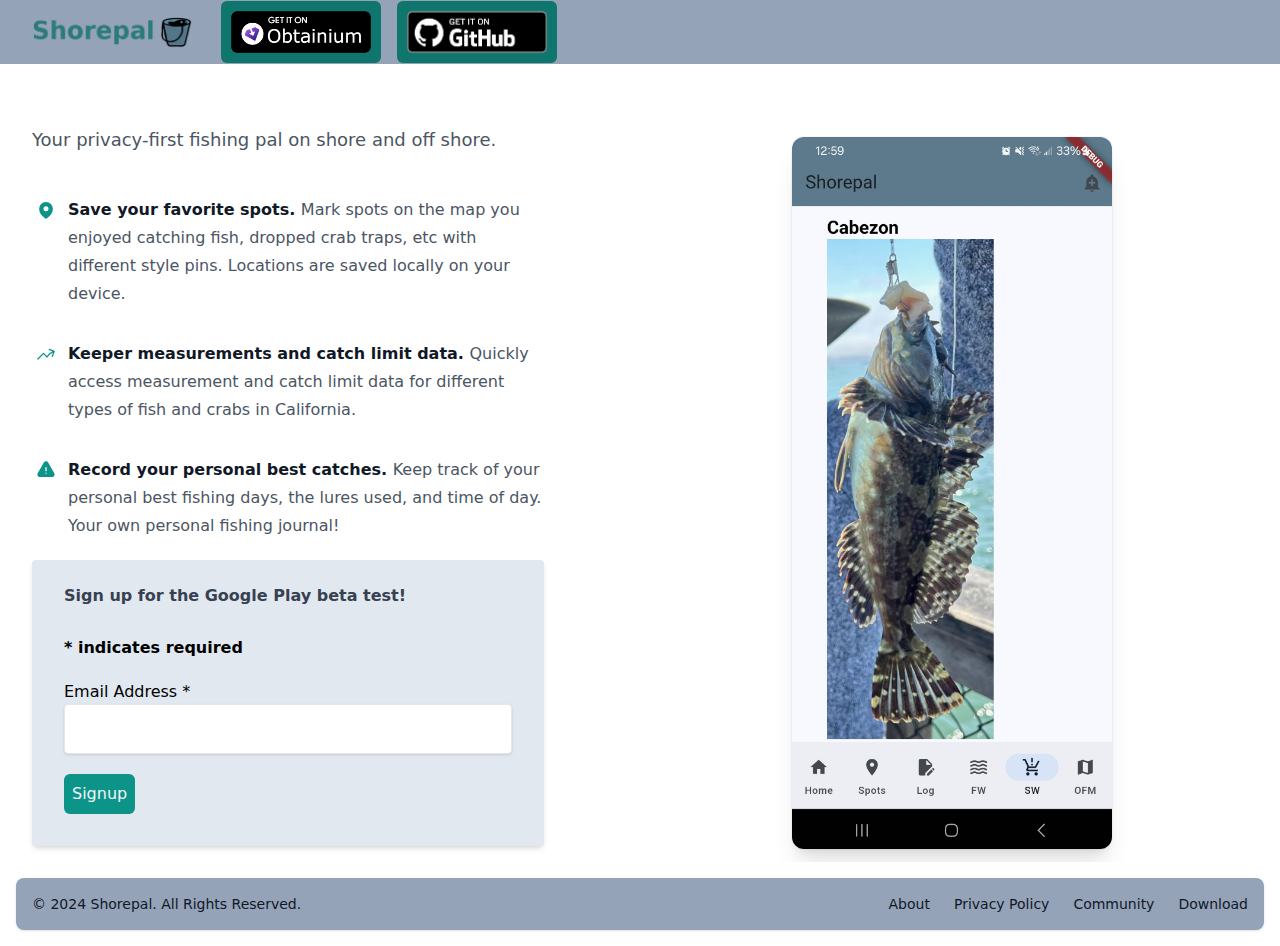
<file: index.html>
<html>
<head>
        <link href="output.css" rel="stylesheet">	
        <meta name="viewport" content="width=device-width, initial-scale=1">
</head>

<header>
<nav class="bg-slate-400">
  <div class="mx-auto max-w-7xl px-2 sm:px-6 lg:px-8">
    <div class="relative flex h-16 items-center justify-between">
      <div class="flex flex-1 items-center justify-center sm:items-stretch sm:justify-start">
        <div class="flex flex-shrink-0 items-center">
	  <a href="index.html">
          <img class="h-8" src="shorepal_logo.png" alt="Shorepal">
	  </a>
        </div>
        <div class="sm:ml-6 sm:block">
          <div class="flex space-x-4">
		  <a href="https://github.com/ImranR98/Obtainium" class="bg-teal-700 text-white rounded-md font-medium" aria-current="page"><img src="obtainium.png" height="180" width="160"></a>
                  <a href="https://github.com/B3nac/Shorepal/releases" class="bg-teal-700 text-white rounded-md" aria-current="page"><img src="badge_github.png" height="180" width="160"></a>
          </div>
        </div>
      </div>
</nav>

</header>

<body>
<div class="overflow-hidden bg-white pt-5">
  <div class="mx-auto max-w-7xl px-6 lg:px-8">
    <div class="mx-auto grid max-w-2xl grid-cols-1 gap-x-8 gap-y-16 sm:gap-y-20 lg:mx-0 lg:max-w-none lg:grid-cols-2">
      <div class="lg:pr-8 lg:pt-4">
        <div class="lg:max-w-lg">
          <p class="mt-6 text-lg leading-8 text-gray-600">Your privacy-first fishing pal on shore and off shore.</p>
          <dl class="mt-10 max-w-xl space-y-8 text-base leading-7 text-gray-600 lg:max-w-none">
            <div class="relative pl-9">
              <dt class="inline font-semibold text-gray-900">
                <svg xmlns="http://www.w3.org/2000/svg" viewBox="0 0 24 24" fill="currentColor" class="absolute left-1 top-1 h-5 w-5 text-teal-600">
  <path fill-rule="evenodd" d="M11.54 22.351l.07.04.028.016a.76.76 0 00.723 0l.028-.015.071-.041a16.975 16.975 0 001.144-.742 19.58 19.58 0 002.683-2.282c1.944-1.99 3.963-4.98 3.963-8.827a8.25 8.25 0 00-16.5 0c0 3.846 2.02 6.837 3.963 8.827a19.58 19.58 0 002.682 2.282 16.975 16.975 0 001.145.742zM12 13.5a3 3 0 100-6 3 3 0 000 6z" clip-rule="evenodd" />
</svg>
		Save your favorite spots.
              </dt>
              <dd class="inline">Mark spots on the map you enjoyed catching fish, dropped crab traps, etc with different style pins. Locations are saved locally on your device.</dd>
            </div>
            <div class="relative pl-9">
              <dt class="inline font-semibold text-gray-900">
		<svg xmlns="http://www.w3.org/2000/svg" viewBox="0 0 24 24" fill="currentColor" class="absolute left-1 top-1 h-5 w-5 text-teal-600">
  <path fill-rule="evenodd" d="M15.22 6.268a.75.75 0 01.968-.432l5.942 2.28a.75.75 0 01.431.97l-2.28 5.941a.75.75 0 11-1.4-.537l1.63-4.251-1.086.483a11.2 11.2 0 00-5.45 5.174.75.75 0 01-1.199.19L9 12.31l-6.22 6.22a.75.75 0 11-1.06-1.06l6.75-6.75a.75.75 0 011.06 0l3.606 3.605a12.694 12.694 0 015.68-4.973l1.086-.484-4.251-1.631a.75.75 0 01-.432-.97z" clip-rule="evenodd" />
</svg>
                Keeper measurements and catch limit data.
              </dt>
              <dd class="inline">Quickly access measurement and catch limit data for different types of fish and crabs in California.</dd>
            </div>
	    <div class="relative pl-9">
              <dt class="inline font-semibold text-gray-900">
                <svg xmlns="http://www.w3.org/2000/svg" viewBox="0 0 24 24" fill="currentColor" class="absolute left-1 top-1 h-5 w-5 text-teal-600">
  <path fill-rule="evenodd" d="M9.401 3.003c1.155-2 4.043-2 5.197 0l7.355 12.748c1.154 2-.29 4.5-2.599 4.5H4.645c-2.309 0-3.752-2.5-2.598-4.5L9.4 3.003zM12 8.25a.75.75 0 01.75.75v3.75a.75.75 0 01-1.5 0V9a.75.75 0 01.75-.75zm0 8.25a.75.75 0 100-1.5.75.75 0 000 1.5z" clip-rule="evenodd" />
</svg>
	      Record your personal best catches.
              </dt>
              <dd class="inline">Keep track of your personal best fishing days, the lures used, and time of day. Your own personal fishing journal!</dd>
            </div>
          </dl>
	  <div class="pt-5">
		  <div id="mc_embed_shell">
<div id="mc_embed_signup">
    <form action="https://skiff.us11.list-manage.com/subscribe/post?u=7b4a6a2a7c16409119637e602&amp;id=b294c6a3e6&amp;f_id=002f4ee0f0" method="post" id="mc-embedded-subscribe-form" name="mc-embedded-subscribe-form" class="validate bg-slate-200 shadow-md rounded px-8 pt-6 pb-8 mb-4" target="_self" novalidate="">
        <div id="mc_embed_signup_scroll"><h2 class="block text-gray-700 text-md font-bold mb-2">Sign up for the Google Play beta test!</h2>
            <div class="indicates-required pt-5 text-md font-bold"><span class="asterisk">*</span> indicates required</div>
            <div class="mc-field-group pt-5 text-md"><label for="mce-EMAIL">Email Address <span class="asterisk">*</span></label><input type="email" name="EMAIL" class="required email shadow appearance-none border rounded w-full py-2 px-3 text-gray-700 leading-tight focus:outline-none focus:shadow-outline pt-5" id="mce-EMAIL" required="" value=""><span id="mce-EMAIL-HELPERTEXT" class="helper_text"></span></div>
        <div id="mce-responses" class="clear foot">
            <div class="response" id="mce-error-response" style="display: none;"></div>
            <div class="response" id="mce-success-response" style="display: none;"></div>
        </div>
    <div aria-hidden="true" style="position: absolute; left: -5000px;">
        /* real people should not fill this in and expect good things - do not remove this or risk form bot signups */
        <input type="text" name="b_7b4a6a2a7c16409119637e602_b294c6a3e6" tabindex="-1" value="">
    </div>
        <div class="optionalParent">
            <div class="clear foot pt-5">
                <input type="submit" name="subscribe" id="mc-embedded-subscribe" class="button bg-teal-600 inline-flex items-center justify-center rounded-md p-2 text-slate-100 hover:bg-gray-700 hover:text-white focus:outline-none focus:ring-2 focus:ring-inset focus:ring-white" value="Signup">
            </div>
        </div>
    </div>
</form>
</div>
</div>
	  </div>
        </div>
      </div>
      	<div class="pl-10 pt-10 flex justify-center items-center">
      	  <img src="app_preview.jpg" alt="Product screenshot" class="w-[20rem] max-w-none rounded-xl shadow-xl ring-1 ring-gray-400/10 sm md:-ml-2 lg:-ml-0" width="604" height="1254">
      	</div>
      </div>
    </div>
  </div>
</div>
</body>

<footer class="bg-slate-400 rounded-lg shadow m-4 dark:bg-gray-800">
    <div class="w-full mx-auto max-w-screen-xl p-4 md:flex md:items-center md:justify-between">
      <span class="text-sm text-gray-900 sm:text-center dark:text-gray-400">© 2024 <a href="" class="hover:underline">Shorepal</a>. All Rights Reserved.
    </span>
    <ul class="flex flex-wrap items-center mt-3 text-sm font-medium text-gray-900 dark:text-gray-400 sm:mt-0">
        <li>
            <a href="#" class="mr-4 hover:underline md:mr-6 ">About</a>
        </li>
        <li>
            <a href="privacy_policy.html" class="mr-4 hover:underline md:mr-6">Privacy Policy</a>
        </li>
        <li>
            <a href="https://discord.gg/HNcWmU3AN8" class="mr-4 hover:underline md:mr-6">Community</a>
        </li>
	<li>
            <a href="https://github.com/B3nac/Shorepal/releases" class="hover:underline">Download</a>
        </li>
    </ul>
    </div>
</footer>
</html>
</file>
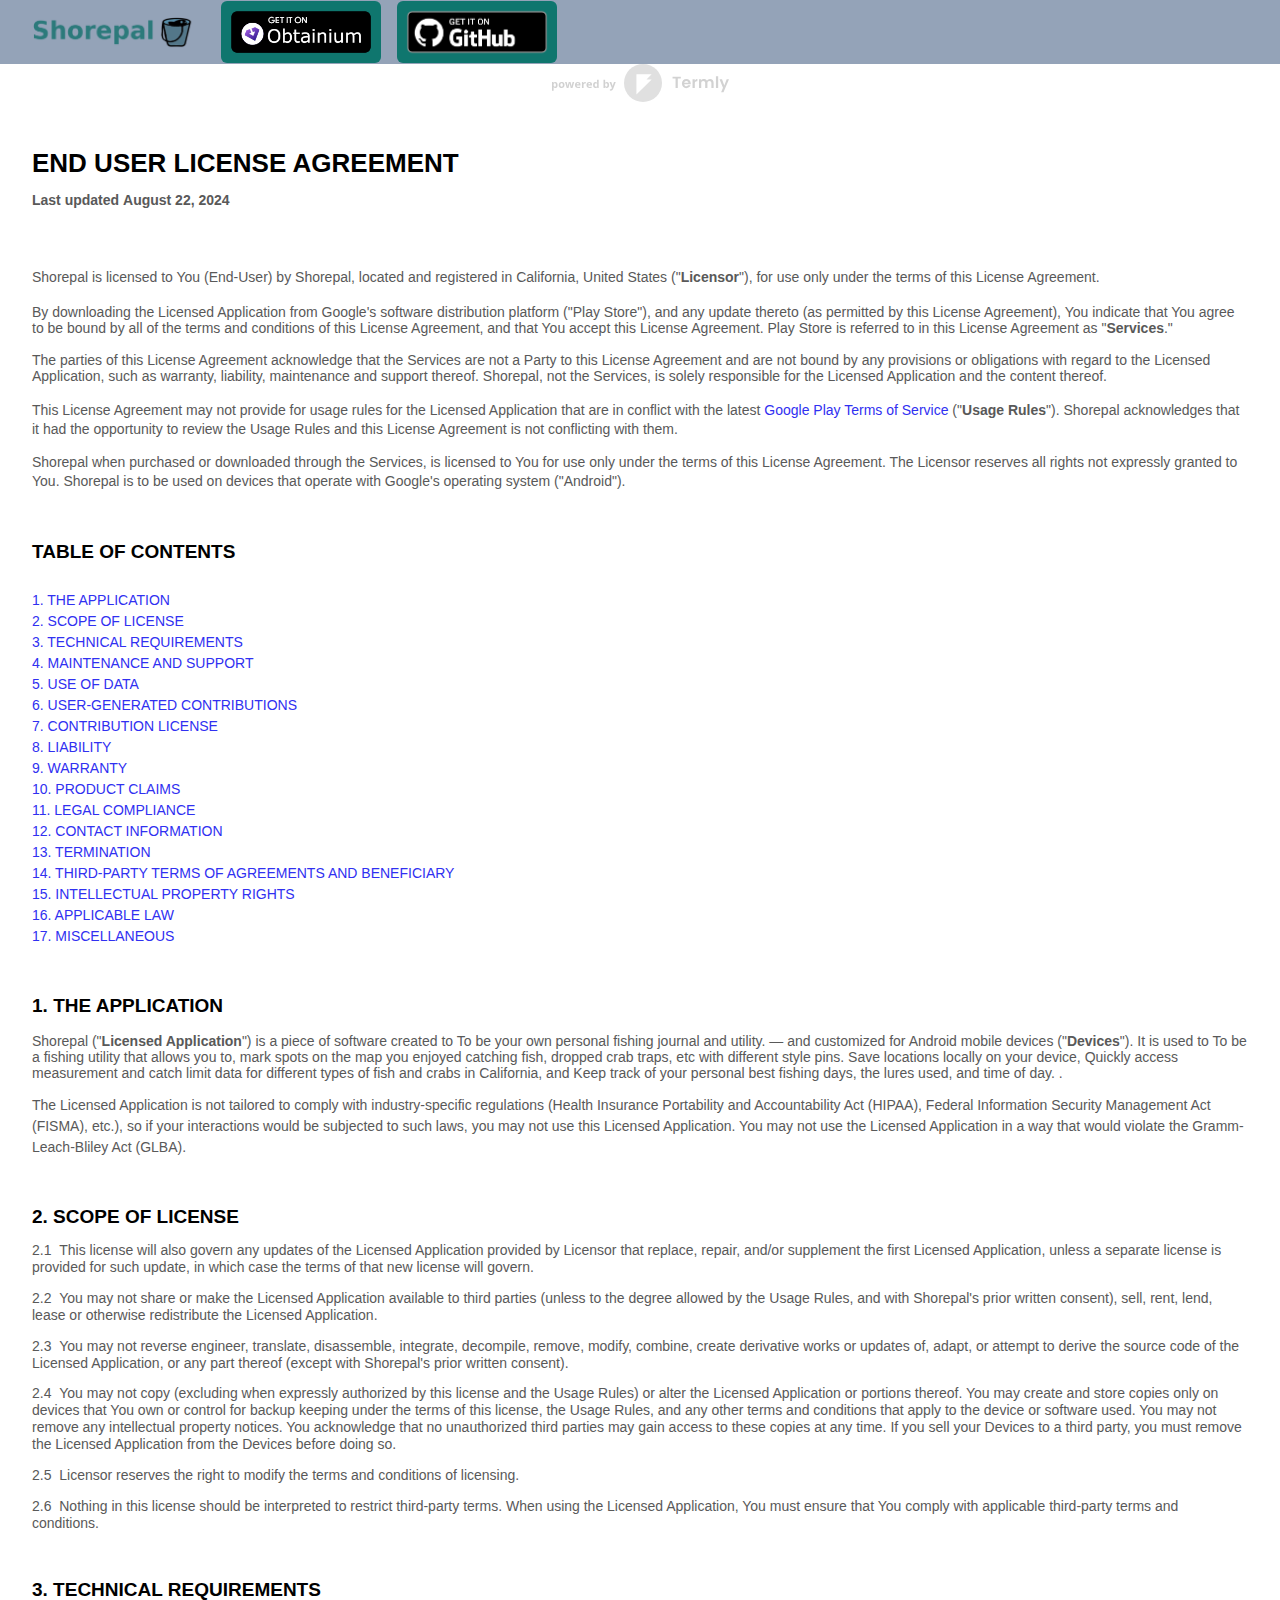
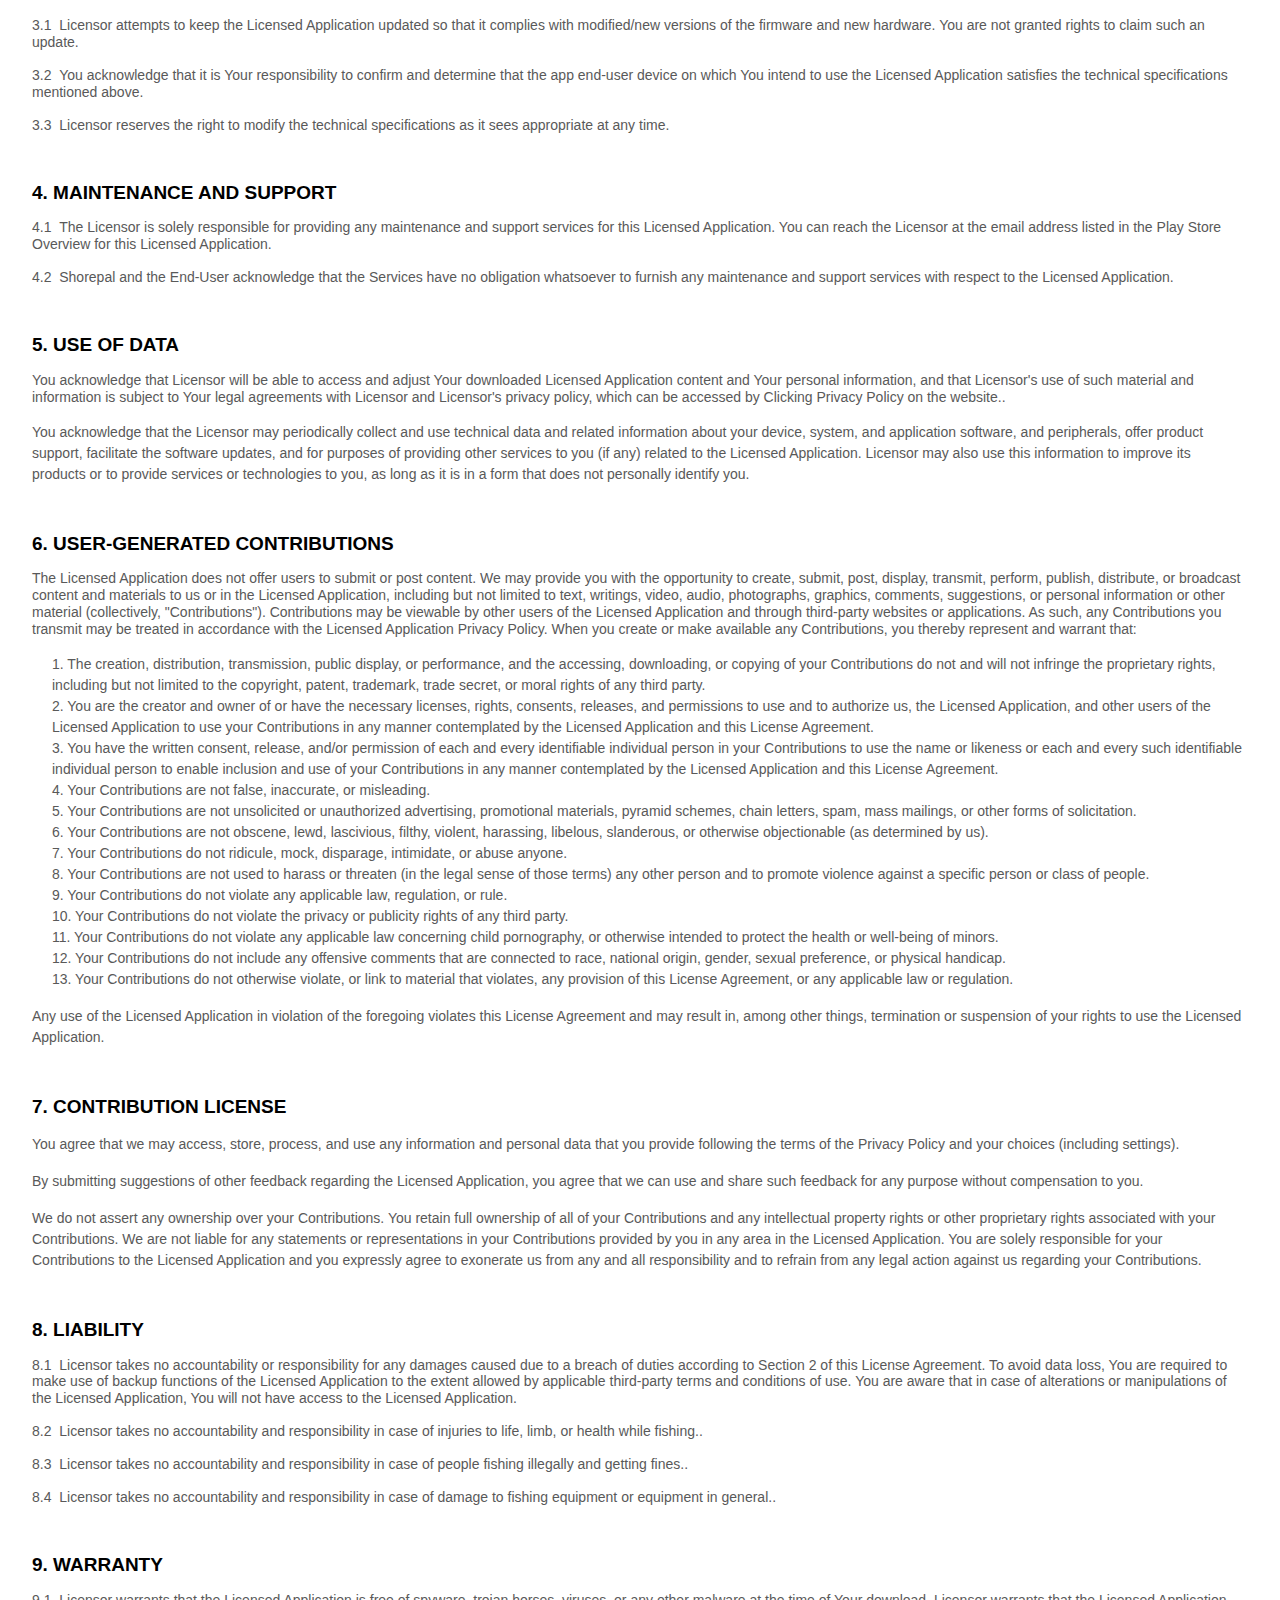
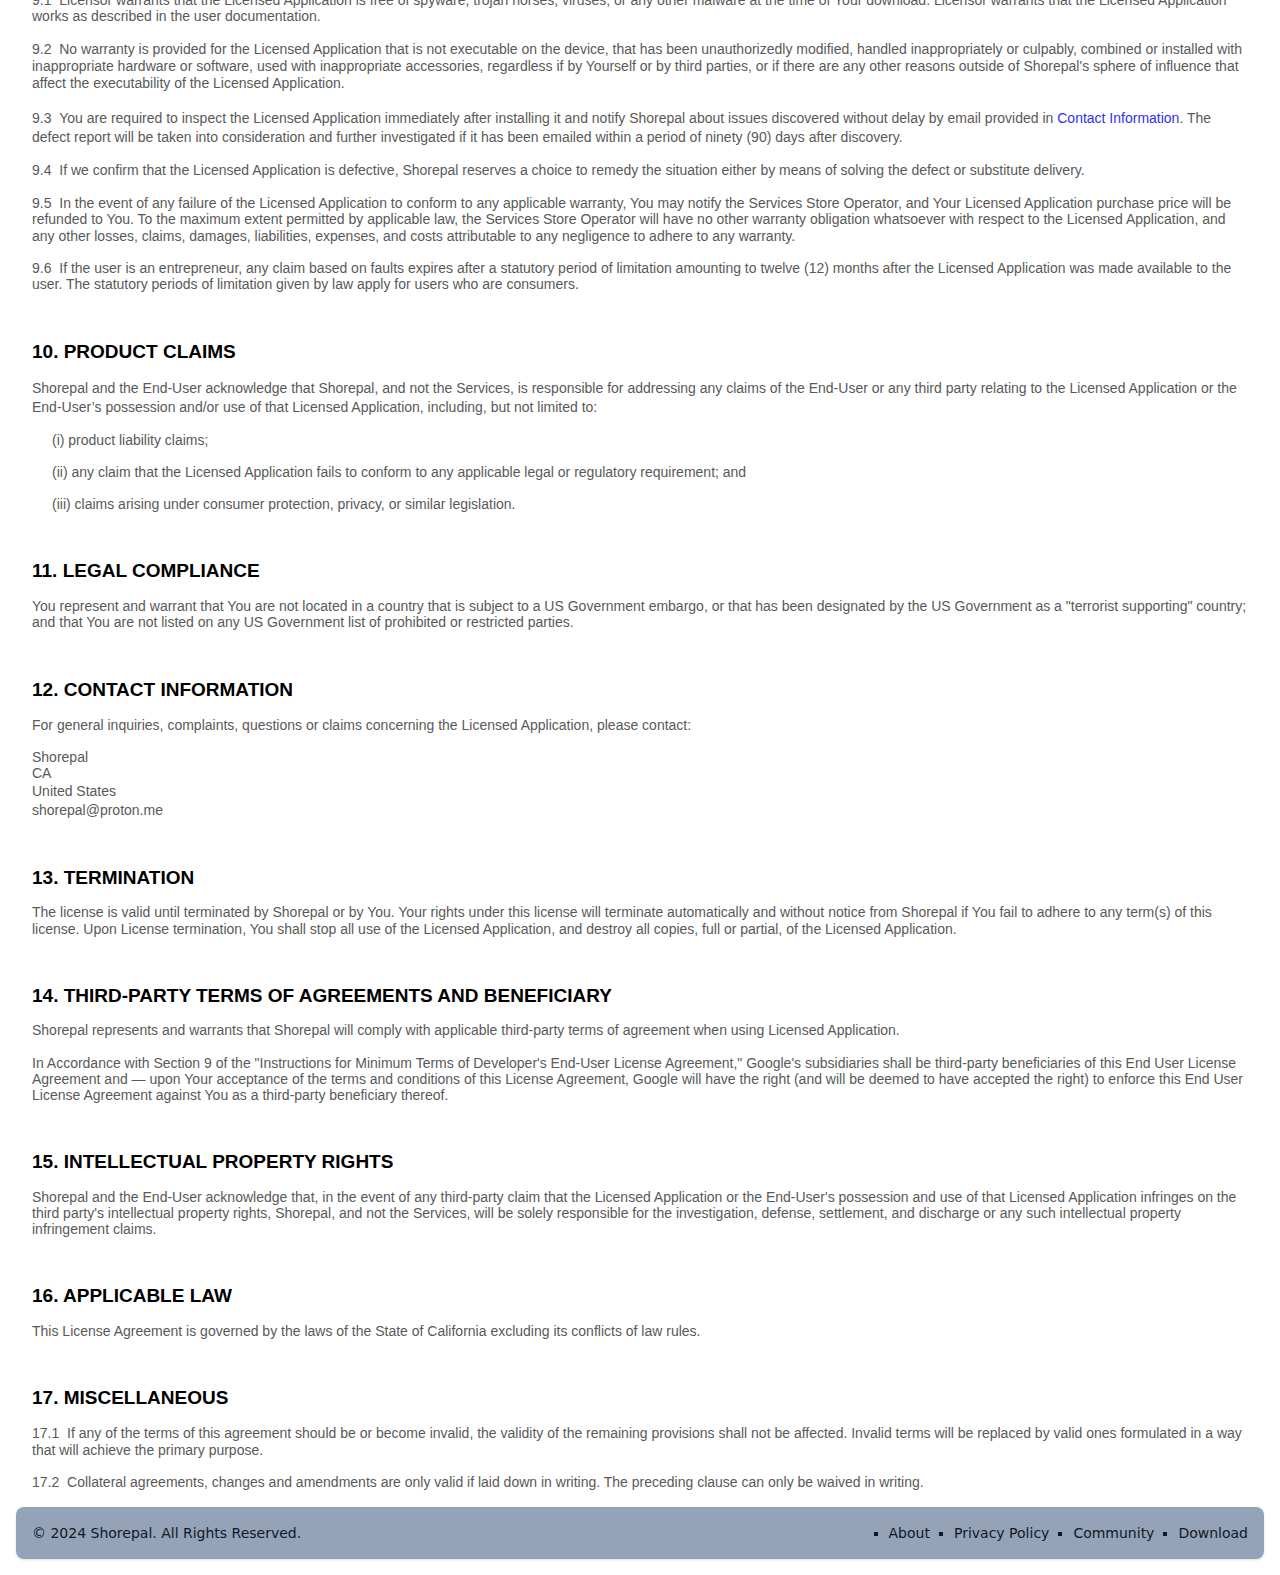
<file: eula.html>
<html>
<head>
        <link href="output.css" rel="stylesheet">	
        <meta name="viewport" content="width=device-width, initial-scale=1">
</head>
<header>
<nav class="bg-slate-400">
  <div class="mx-auto max-w-7xl px-2 sm:px-6 lg:px-8">
    <div class="relative flex h-16 items-center justify-between">
      <div class="flex flex-1 items-center justify-center sm:items-stretch sm:justify-start">
        <div class="flex flex-shrink-0 items-center">
	  <a href="index.html">
          <img class="h-8" src="shorepal_logo.png" alt="Shorepal">
	  </a>
        </div>
        <div class="sm:ml-6 sm:block">
          <div class="flex space-x-4">
		  <a href="https://github.com/ImranR98/Obtainium" class="bg-teal-700 text-white rounded-md font-medium" aria-current="page"><img src="obtainium.png" height="180" width="160"></a>
                  <a href="https://github.com/B3nac/Shorepal/releases" class="bg-teal-700 text-white rounded-md" aria-current="page"><img src="badge_github.png" height="180" width="160"></a>
          </div>
        </div>
      </div>
</nav>
</header>

<body class="text-gray-950 p-10">
<form class="bg-white pt-30 mx-auto max-w-7xl px-2 sm:px-6 lg:px-8">

<style>
  [data-custom-class='body'], [data-custom-class='body'] * {
          background: transparent !important;
        }
[data-custom-class='title'], [data-custom-class='title'] * {
          font-family: Arial !important;
font-size: 26px !important;
color: #000000 !important;
        }
[data-custom-class='subtitle'], [data-custom-class='subtitle'] * {
          font-family: Arial !important;
color: #595959 !important;
font-size: 14px !important;
        }
[data-custom-class='heading_1'], [data-custom-class='heading_1'] * {
          font-family: Arial !important;
font-size: 19px !important;
color: #000000 !important;
        }
[data-custom-class='heading_2'], [data-custom-class='heading_2'] * {
          font-family: Arial !important;
font-size: 17px !important;
color: #000000 !important;
        }
[data-custom-class='body_text'], [data-custom-class='body_text'] * {
          color: #595959 !important;
font-size: 14px !important;
font-family: Arial !important;
        }
[data-custom-class='link'], [data-custom-class='link'] * {
          color: #3030F1 !important;
font-size: 14px !important;
font-family: Arial !important;
word-break: break-word !important;
        }
</style>
      <span style="display: block;margin: 0 auto 3.125rem;width: 11.125rem;height: 2.375rem;background: url([data-uri]) center no-repeat;"></span>

      <div data-custom-class="body">
      <div align="center" style="text-align: left;"><div align="center" class="MsoNormal" style="text-align: left; line-height: 150%;"><div align="center" class="MsoNormal" style="text-align:center;line-height:150%;"><a name="_2cipo4yr3w5d"></a><div align="center" class="MsoNormal" style="line-height: 22.5px;"><div align="center" class="MsoNormal" style="line-height: 150%;"><a name="_gm5sejt4p02f"></a><div align="center" class="MsoNormal" data-custom-class="title" style="text-align: left; line-height: 1.5;"><strong><span style="line-height: 22.5px; font-size: 26px;">END USER <bdt class="block-component"></bdt>LICENSE<bdt class="statement-end-if-in-editor"></bdt> AGREEMENT</span></strong></div><div align="center" class="MsoNormal" style="line-height: 22.5px; text-align: left;"><a name="_7m5b3xg56u7y"></a></div></div></div><div align="center" class="MsoNormal" style="line-height: 17.25px; text-align: left;"><br></div><div align="center" class="MsoNormal" style="line-height: 17.25px; text-align: left;"><span style="font-size: 11pt; line-height: 16.8667px;"><strong><span data-custom-class="body_text"><span style="color: rgb(89, 89, 89);">Last updated</span> </span></strong><bdt class="question"><strong><span data-custom-class="body_text">August 22, 2024</span></strong></bdt></span></div><div align="center" class="MsoNormal" style="line-height: 17.25px; text-align: left;"><br></div><div align="center" class="MsoNormal" style="line-height: 17.25px; text-align: left;"><span style="font-size: 11pt; line-height: 16.8667px;"><br></span></div></div></div><div align="center" class="MsoNormal" style="text-align: left; line-height: 150%;"><br></div><div align="center" class="MsoNormal" style="text-align: left; line-height: 150%;"><div class="MsoNormal" data-custom-class="heading_1" style="line-height: 115%;"><a name="_a7mwfgcrtsqn"></a></div><div class="MsoNormal" data-custom-class="body_text" style="line-height: 1.5;"><span style="font-size:11.0pt;line-height:115%;
Arial;mso-fareast-font-family:Calibri;color:#595959;mso-themecolor:text1;
mso-themetint:166;"><bdt class="question">Shorepal</bdt> is licensed to You (End-User) by <bdt class="question">Shorepal</bdt>, located<bdt class="block-component"></bdt> and registered<bdt class="statement-end-if-in-editor"></bdt> in <bdt class="question"><bdt class="question">California</bdt><span style="font-size: 15px;"><bdt class="block-component"></bdt><bdt class="block-component"></bdt>, <bdt class="question">United States</bdt><bdt class="statement-end-if-in-editor"></bdt><bdt class="block-component"></bdt> </span></span>(<bdt class="block-component"></bdt>"<strong>Licensor</strong>"<bdt class="statement-end-if-in-editor"></bdt>), for use only under the terms of this <bdt class="block-component"></bdt>License<bdt class="statement-end-if-in-editor"></bdt> Agreement.<bdt class="block-component"></bdt></bdt></span></bdt></span></span></span></span></span></span></span><span style="font-size: 15px; line-height: 115%; font-family: Arial; color: rgb(89, 89, 89);"><span style="font-size:11.0pt;line-height:115%;
Arial;mso-fareast-font-family:Calibri;color:#595959;mso-themecolor:text1;
mso-themetint:166;"><span style="font-size:11.0pt;line-height:115%;
Arial;mso-fareast-font-family:Calibri;color:#595959;mso-themecolor:text1;
mso-themetint:166;"><span style="font-size:11.0pt;line-height:115%;
Arial;mso-fareast-font-family:Calibri;color:#595959;mso-themecolor:text1;
mso-themetint:166;"><span style="font-size:11.0pt;line-height:115%;
Arial;mso-fareast-font-family:Calibri;color:#595959;mso-themecolor:text1;
mso-themetint:166;"><span style="font-size:11.0pt;line-height:115%;
Arial;mso-fareast-font-family:Calibri;color:#595959;mso-themecolor:text1;
mso-themetint:166;"><bdt class="block-component"></bdt></span></span></span></span></span></span></span></div></div><div align="center" class="MsoNormal" style="text-align: left; line-height: 1;"><br></div><div align="center" class="MsoNormal" style="text-align: left; line-height: 150%;"><div class="MsoNormal" data-custom-class="body_text" style="line-height: 1.5;"><span style="font-size:11.0pt;line-height:115%;
Arial;mso-fareast-font-family:Calibri;color:#595959;mso-themecolor:text1;
mso-themetint:166;">By downloading the Licensed Application from <bdt class="block-component"></bdt><bdt class="block-component"></bdt><bdt class="block-component"></bdt>Google's software distribution platform (<bdt class="block-component"></bdt>"Play Store"<bdt class="statement-end-if-in-editor"></bdt>)<bdt class="statement-end-if-in-editor"></bdt>, and any update thereto (as permitted by this <bdt class="block-component"></bdt>License<bdt class="statement-end-if-in-editor"></bdt> Agreement), You indicate that You agree to be bound by all of the terms and conditions of this <bdt class="block-component"></bdt>License<bdt class="statement-end-if-in-editor"></bdt> Agreement, and that You accept this <bdt class="block-component"></bdt>License<bdt class="statement-end-if-in-editor"></bdt> Agreement. <bdt class="block-component"></bdt>Play Store is<bdt class="statement-end-if-in-editor"></bdt> referred to in this <bdt class="block-component"></bdt>License<bdt class="statement-end-if-in-editor"></bdt> Agreement as <bdt class="block-component"></bdt>"<strong>Services</strong>."<bdt class="statement-end-if-in-editor"></bdt></span></div></div><div align="center" class="MsoNormal" style="text-align: left; line-height: 1;"><br></div><div align="center" class="MsoNormal" style="text-align: left; line-height: 150%;"><div class="MsoNormal" data-custom-class="body_text" style="line-height: 1.5;"><span style="font-size:11.0pt;line-height:115%;
Arial;mso-fareast-font-family:Calibri;color:#595959;mso-themecolor:text1;
mso-themetint:166;">The parties of this <bdt class="block-component"></bdt>License<bdt class="statement-end-if-in-editor"></bdt> Agreement acknowledge that the Services are not a Party to this <bdt class="block-component"></bdt>License<bdt class="statement-end-if-in-editor"></bdt> Agreement and are not bound by any provisions or obligations with regard to the Licensed Application, such as warranty, liability, maintenance and support thereof. <bdt class="question">Shorepal</bdt>, not the Services, is solely responsible for the Licensed Application and the content thereof.</span></div></div><div align="center" class="MsoNormal" style="text-align: left; line-height: 1;"><br></div><div align="center" class="MsoNormal" style="text-align: left; line-height: 150%;"><div class="MsoNormal" data-custom-class="body_text" style="line-height: 1.5;"><bdt data-type="conditional-block"><span style="font-size: 15px;"><bdt data-type="body"><span style="line-height: 16.8667px; color: rgb(89, 89, 89);">This <bdt class="block-component"></bdt>License<bdt class="statement-end-if-in-editor"></bdt> Agreement may not provide for usage rules for the Licensed Application that are in conflict with the latest <bdt class="block-component"></bdt><bdt class="block-component"></bdt><bdt class="block-component"></bdt></span></bdt></span></bdt><a data-custom-class="link" href="https://play.google.com/intl/en_US/about/play-terms/" rel="noopener noreferrer" target="_blank"><bdt data-type="conditional-block"><span style="font-size: 15px;"><bdt data-type="body"><span style="line-height: 16.8667px; color: rgb(89, 89, 89);">Google Play Terms of Service</span></bdt></span></bdt></a><bdt data-type="conditional-block"><span style="font-size: 15px;"><bdt data-type="body"><span style="line-height: 16.8667px; color: rgb(89, 89, 89);"><bdt class="statement-end-if-in-editor"></bdt> (<bdt class="block-component"></bdt>"<strong>Usage Rules</strong>"<bdt class="statement-end-if-in-editor"></bdt>).</span></bdt></span></bdt> <bdt data-type="conditional-block"><span style="font-size: 15px;"><bdt data-type="body"><span style="line-height: 16.8667px; color: rgb(89, 89, 89);"><bdt class="question">Shorepal</bdt> acknowledges that it had the opportunity to review the Usage Rules and this <bdt class="block-component"></bdt>License<bdt class="statement-end-if-in-editor"></bdt> Agreement is not conflicting with them.</span></bdt></span></bdt></div><div class="MsoNormal" data-custom-class="body_text" style="line-height: 1;"><br></div><div class="MsoNormal" data-custom-class="body_text" style="line-height: 1.5;"><bdt class="question">Shorepal</bdt> <bdt data-type="conditional-block"><span style="font-size: 15px;"><bdt data-type="body"><span style="line-height: 16.8667px; color: rgb(89, 89, 89);">when purchased or downloaded through the Services, is licensed to You for use only under the terms of this <bdt class="block-component"></bdt>License<bdt class="statement-end-if-in-editor"></bdt> Agreement. The Licensor reserves all rights not expressly granted to You. <bdt class="question">Shorepal</bdt> is to be used on devices that operate with <bdt class="block-component"></bdt><bdt class="block-component"></bdt><bdt class="block-component"></bdt>Google's operating system (<bdt class="block-component"></bdt>"Android"<bdt class="statement-end-if-in-editor"></bdt>)<bdt class="statement-end-if-in-editor"></bdt>.</span></bdt></span></bdt></div><div class="MsoNormal" style="line-height: 1.5;"><br></div><div class="MsoNormal" style="line-height: 1.5;"><br></div><div class="MsoNormal" data-custom-class="heading_1" style="line-height: 1.5;"><strong><span style="font-size: 19px;">TABLE OF CONTENTS</span></strong></div><div class="MsoNormal" style="line-height: 1.5;"><br></div><div class="MsoNormal" data-custom-class="body_text" style="line-height: 1.5;"><a data-custom-class="link" href="#application">1. THE APPLICATION</a></div><div class="MsoNormal" data-custom-class="body_text" style="line-height: 1.5;"><a data-custom-class="link" href="#scope">2. SCOPE OF <bdt class="block-component"></bdt>LICENSE<bdt class="statement-end-if-in-editor"></bdt></a></div><div class="MsoNormal" data-custom-class="body_text" style="line-height: 1.5;"><a data-custom-class="link" href="#requirements">3. TECHNICAL REQUIREMENTS</a></div><div class="MsoNormal" data-custom-class="body_text" style="line-height: 1.5;"><bdt class="block-component"></bdt><a data-custom-class="link" href="#support">4. MAINTENANCE AND SUPPORT</a><bdt class="else-block"></bdt></div><div class="MsoNormal" data-custom-class="body_text" style="line-height: 1.5;"><bdt class="block-component"></bdt><a data-custom-class="link" href="#datause">5. USE OF DATA</a><bdt class="statement-end-if-in-editor"></bdt></div><div class="MsoNormal" data-custom-class="body_text" style="line-height: 1.5;"><a data-custom-class="link" href="#ugc">6. USER-GENERATED CONTRIBUTIONS</a></div><div class="MsoNormal" data-custom-class="body_text" style="line-height: 1.5;"><a data-custom-class="link" href="#contribution">7. CONTRIBUTION <bdt class="block-component"></bdt>LICENSE<bdt class="statement-end-if-in-editor"></bdt></a></div><div class="MsoNormal" data-custom-class="body_text" style="line-height: 1.5;"><a data-custom-class="link" href="#liability">8. LIABILITY</a></div><div class="MsoNormal" data-custom-class="body_text" style="line-height: 1.5;"><a data-custom-class="link" href="#warranty">9. WARRANTY</a></div><div class="MsoNormal" data-custom-class="body_text" style="line-height: 1.5;"><a data-custom-class="link" href="#productclaims">10. PRODUCT CLAIMS</a></div><div class="MsoNormal" data-custom-class="body_text" style="line-height: 1.5;"><a data-custom-class="link" href="#compliance">11. LEGAL COMPLIANCE</a></div><div class="MsoNormal" data-custom-class="body_text" style="line-height: 1.5;"><a data-custom-class="link" href="#contact">12. CONTACT INFORMATION</a></div><div class="MsoNormal" data-custom-class="body_text" style="line-height: 1.5;"><a data-custom-class="link" href="#termination">13. TERMINATION</a></div><div class="MsoNormal" data-custom-class="body_text" style="line-height: 1.5;"><a data-custom-class="link" href="#thirdparty">14. THIRD-PARTY TERMS OF AGREEMENTS AND BENEFICIARY</a></div><div class="MsoNormal" data-custom-class="body_text" style="line-height: 1.5;"><a data-custom-class="link" href="#ipr">15. INTELLECTUAL PROPERTY RIGHTS</a></div><div class="MsoNormal" data-custom-class="body_text" style="line-height: 1.5;"><a data-custom-class="link" href="#law">16. APPLICABLE LAW</a></div><div class="MsoNormal" data-custom-class="body_text" style="line-height: 1.5;"><a data-custom-class="link" href="#misc">17. MISCELLANEOUS</a></div><div class="MsoNormal" style="line-height: 1.5;"><br></div><div class="MsoNormal" style="line-height: 1.5;"><br></div></div><div align="center" class="MsoNormal" style="text-align: left; line-height: 150%;"><div class="MsoNormal" data-custom-class="heading_1" id="application" style="line-height: 1.5;"><a name="_4rd71iod99ud"></a><strong><span style="line-height: 115%; font-family: Arial; font-size: 19px;"><span style="font-size: 19px;"><strong>1.</strong><strong> THE APPLICATION</strong></span></span></strong></div></div><div align="center" class="MsoNormal" style="text-align: left; line-height: 1;"><br></div><div align="center" class="MsoNormal" style="text-align: left; line-height: 150%;"><div class="MsoNormal" data-custom-class="body_text" style="line-height: 1.5;"><span style="font-size:11.0pt;line-height:115%;
Arial;mso-fareast-font-family:Calibri;color:#595959;mso-themecolor:text1;
mso-themetint:166;"><span style="font-size:11.0pt;line-height:115%;
Arial;mso-fareast-font-family:Calibri;color:#595959;mso-themecolor:text1;
mso-themetint:166;"><bdt class="question">Shorepal</bdt></span> (<bdt class="block-component"></bdt>"<strong>Licensed Application</strong>"<bdt class="statement-end-if-in-editor"></bdt>) is a piece of software created to <bdt class="question">To be your own personal fishing journal and utility.</bdt> — and <bdt class="block-component"></bdt>customized<bdt class="statement-end-if-in-editor"></bdt> for <bdt class="block-component"></bdt><bdt class="block-component"></bdt><bdt class="block-component"></bdt>Android<bdt class="statement-end-if-in-editor"></bdt> mobile devices (<bdt class="block-component"></bdt>"<strong>Devices</strong>"<bdt class="statement-end-if-in-editor"></bdt>). It is used to <bdt class="question">To be a fishing utility that allows you to, mark spots on the map you enjoyed catching fish, dropped crab traps, etc with different style pins. Save locations locally on your device, Quickly access measurement and catch limit data for different types of fish and crabs in California, and Keep track of your personal best fishing days, the lures used, and time of day. </bdt>.<bdt class="block-component"></bdt></span></span></div><div class="MsoNormal" data-custom-class="body_text" style="line-height: 1.1;"><span style="font-size:11.0pt;line-height:115%;
Arial;mso-fareast-font-family:Calibri;color:#595959;mso-themecolor:text1;
mso-themetint:166;"><span style="font-size:11.0pt;line-height:115%;
Arial;mso-fareast-font-family:Calibri;color:#595959;mso-themecolor:text1;
mso-themetint:166;"><bdt class="statement-end-if-in-editor"><bdt class="block-component"></bdt><bdt class="block-component"></bdt></bdt></span></span></div><div class="MsoNormal" data-custom-class="body_text" style="line-height: 1;"><br></div><div class="MsoNormal" data-custom-class="body_text" style="line-height: 1.5;"><span style="font-size: 15px;">The Licensed Application is not tailored to comply with industry-specific regulations (Health Insurance Portability and Accountability Act (HIPAA), Federal Information Security Management Act (FISMA), etc.), so if your interactions would be subjected to such laws, you may not use this Licensed Application. You may not use the Licensed Application in a way that would violate the Gramm-Leach-Bliley Act (GLBA).</span><bdt class="block-component"></bdt><bdt class="statement-end-if-in-editor"></bdt></span></span></div><div class="MsoNormal" style="line-height: 1.5;"><br></div><div class="MsoNormal" style="line-height: 1.5;"><br></div><div class="MsoNormal" data-custom-class="heading_1" id="scope" style="line-height: 1.5;"><a name="_vhkegautf00d"></a><strong><span style="line-height: 115%; font-family: Arial; font-size: 19px;"><strong><span style="line-height: 115%; font-family: Arial; font-size: 19px;"><span style="font-size: 19px;"><strong>2. SCOPE OF <bdt class="block-component"></bdt>LICENSE<bdt class="statement-end-if-in-editor"></bdt></strong></span></span></strong></span></strong></div><div class="MsoNormal" style="line-height: 115%;"><span style="font-size: 15px;"><span style="line-height: 16.8667px; color: rgb(89, 89, 89);"><span style="line-height: 16.8667px; color: rgb(89, 89, 89);"></span></span> <bdt class="block-component"><bdt class="block-component"></bdt></bdt></span></span></span></span></div><div class="MsoNormal" data-custom-class="body_text" style="line-height: 1;"><br></div><div class="MsoNormal" data-custom-class="body_text" style="line-height: 1.5;"><span style="font-size: 15px;"><span style="line-height: 16.8667px; color: rgb(89, 89, 89);"><span style="line-height: 16.8667px; color: rgb(89, 89, 89);">2<bdt class="block-container if" data-type="if" id="8d4c883b-bc2c-f0b4-da3e-6d0ee51aca13"><bdt data-type="conditional-block"><bdt data-type="body"><span style="color: rgb(89, 89, 89);">.<bdt class="block-container if" data-type="if" id="8d4c883b-bc2c-f0b4-da3e-6d0ee51aca13"><bdt data-type="conditional-block"><bdt data-type="body"><span style="color: rgb(89, 89, 89);">1  This <bdt class="block-component"></bdt>license<bdt class="statement-end-if-in-editor"></bdt> will also govern any updates of the Licensed Application provided by Licensor that replace, repair, and/or supplement the first Licensed Application, unless a separate <bdt class="block-component"></bdt>license<bdt class="statement-end-if-in-editor"></bdt> is provided for such update, in which case the terms of that new <bdt class="block-component"></bdt>license<bdt class="statement-end-if-in-editor"></bdt> will govern.</span></bdt></bdt></bdt></span></bdt></bdt></bdt></span><span style="font-size:11.0pt;line-height:115%;
Arial;mso-fareast-font-family:Calibri;color:#595959;mso-themecolor:text1;
mso-themetint:166;"><span style="font-size:11.0pt;line-height:115%;
Arial;mso-fareast-font-family:Calibri;color:#595959;mso-themecolor:text1;
mso-themetint:166;"><bdt class="statement-end-if-in-editor"><bdt class="block-component"></bdt></bdt></span></span></span></span></div><div class="MsoNormal" data-custom-class="body_text" style="line-height: 1;"><br></div><div class="MsoNormal" data-custom-class="body_text" style="line-height: 1.5;"><span style="font-size: 11pt; line-height: 16.8667px; color: rgb(89, 89, 89);"><span style="font-size: 11pt; line-height: 16.8667px; color: rgb(89, 89, 89);">2<bdt class="block-container if" data-type="if" id="8d4c883b-bc2c-f0b4-da3e-6d0ee51aca13"><bdt data-type="conditional-block"><bdt data-type="body"><span style="color: rgb(89, 89, 89); font-size: 14.6667px;">.<bdt class="block-container if" data-type="if" id="8d4c883b-bc2c-f0b4-da3e-6d0ee51aca13"><bdt data-type="conditional-block"><bdt data-type="body"><span style="color: rgb(89, 89, 89); font-size: 14.6667px;">2  You may not share or make the Licensed Application available to third parties (unless to the degree allowed by the Usage Rules, and with <bdt class="question">Shorepal</bdt>'s prior written consent), sell, rent, lend, lease or otherwise redistribute the Licensed Application.<span style="font-size: 15px;"><span style="line-height: 16.8667px; color: rgb(89, 89, 89);"><span style="font-size:11.0pt;line-height:115%;
Arial;mso-fareast-font-family:Calibri;color:#595959;mso-themecolor:text1;
mso-themetint:166;"><span style="font-size:11.0pt;line-height:115%;
Arial;mso-fareast-font-family:Calibri;color:#595959;mso-themecolor:text1;
mso-themetint:166;"><bdt class="statement-end-if-in-editor"></bdt></span></span></span></span><bdt class="block-component"></bdt></span></bdt></bdt></bdt></span></bdt></bdt></bdt></span></span></div><div class="MsoNormal" data-custom-class="body_text" style="line-height: 1;"><br></div><div class="MsoNormal" data-custom-class="body_text" style="line-height: 1.5;"><span style="font-size: 15px;"><span style="line-height: 16.8667px; color: rgb(89, 89, 89);"><span style="line-height: 16.8667px; color: rgb(89, 89, 89);">2<bdt class="block-container if" data-type="if" id="8d4c883b-bc2c-f0b4-da3e-6d0ee51aca13"><bdt data-type="conditional-block"><bdt data-type="body"><span style="color: rgb(89, 89, 89);">.<bdt class="block-container if" data-type="if" id="8d4c883b-bc2c-f0b4-da3e-6d0ee51aca13"><bdt data-type="conditional-block"><bdt data-type="body"><span style="color: rgb(89, 89, 89);">3  You may not reverse engineer, translate, disassemble, integrate, decompile, remove, modify, combine, create derivative works or updates of, adapt, or attempt to derive the source code of the Licensed Application, or any part thereof (except with <bdt class="question">Shorepal</bdt>'s prior written consent).<span style="font-size: 11pt; line-height: 16.8667px; color: rgb(89, 89, 89);"><span style="font-size: 11pt; line-height: 16.8667px; color: rgb(89, 89, 89);"><bdt class="block-container if" data-type="if" id="8d4c883b-bc2c-f0b4-da3e-6d0ee51aca13"><bdt data-type="conditional-block"><bdt data-type="body"><span style="color: rgb(89, 89, 89); font-size: 14.6667px;"><bdt class="block-container if" data-type="if" id="8d4c883b-bc2c-f0b4-da3e-6d0ee51aca13"><bdt data-type="conditional-block"><bdt data-type="body"><span style="color: rgb(89, 89, 89); font-size: 14.6667px;"><bdt class="statement-end-if-in-editor"><bdt class="block-component"></bdt></bdt></span></bdt></bdt></bdt></span></bdt></bdt></bdt></span></span></span></bdt></bdt></bdt></span></bdt></bdt></bdt></span></span></span></div><div class="MsoNormal" data-custom-class="body_text" style="line-height: 1;"><br></div><div class="MsoNormal" data-custom-class="body_text" style="line-height: 1.5;"><span style="font-size: 15px;"><span style="line-height: 16.8667px; color: rgb(89, 89, 89);"><span style="line-height: 16.8667px; color: rgb(89, 89, 89);">2<bdt class="block-container if" data-type="if" id="8d4c883b-bc2c-f0b4-da3e-6d0ee51aca13"><bdt data-type="conditional-block"><bdt data-type="body"><span style="color: rgb(89, 89, 89);">.<bdt class="block-container if" data-type="if" id="8d4c883b-bc2c-f0b4-da3e-6d0ee51aca13"><bdt data-type="conditional-block"><bdt data-type="body"><span style="color: rgb(89, 89, 89);">4  You may not copy (excluding when expressly <bdt class="block-component"></bdt>authorized<bdt class="statement-end-if-in-editor"></bdt> by this <bdt class="block-component"></bdt>license<bdt class="statement-end-if-in-editor"></bdt> and the Usage Rules) or alter the Licensed Application or portions thereof. You may create and store copies only on devices that You own or control for backup keeping under the terms of this <bdt class="block-component"></bdt>license<bdt class="statement-end-if-in-editor"></bdt>, the Usage Rules, and any other terms and conditions that apply to the device or software used. You may not remove any intellectual property notices. You acknowledge that no <bdt class="block-component"></bdt>unauthorized<bdt class="statement-end-if-in-editor"></bdt> third parties may gain access to these copies at any time. If you sell your Devices to a third party, you must remove the Licensed Application from the Devices before doing so.<span style="font-size: 11pt; line-height: 16.8667px; color: rgb(89, 89, 89);"><bdt class="statement-end-if-in-editor"></bdt></span><bdt class="block-component"><bdt class="block-component"></bdt></bdt></span></bdt></bdt></bdt></span></bdt></bdt></bdt></span></span></span></span></bdt></bdt></bdt></span></bdt></bdt></bdt></span></span></span></div><div class="MsoNormal" data-custom-class="body_text" style="line-height: 1;"><br></div><div class="MsoNormal" data-custom-class="body_text" style="line-height: 1.5;"><span style="font-size: 15px;"><span style="line-height: 16.8667px; color: rgb(89, 89, 89);"><span style="line-height: 16.8667px; color: rgb(89, 89, 89);">2<bdt class="block-container if" data-type="if" id="8d4c883b-bc2c-f0b4-da3e-6d0ee51aca13"><bdt data-type="conditional-block"><bdt data-type="body"><span style="color: rgb(89, 89, 89);">.<bdt class="block-container if" data-type="if" id="8d4c883b-bc2c-f0b4-da3e-6d0ee51aca13"><bdt data-type="conditional-block"><bdt data-type="body"><span style="color: rgb(89, 89, 89);">5  Licensor reserves the right to modify the terms and conditions of licensing.<span style="font-size: 11pt; line-height: 16.8667px; color: rgb(89, 89, 89);"><bdt class="statement-end-if-in-editor"><bdt class="block-component"></bdt></bdt></span></span></bdt></bdt></bdt></span></bdt></bdt></bdt></span></span></span></div><div class="MsoNormal" data-custom-class="body_text" style="line-height: 1;"><br></div><div class="MsoNormal" data-custom-class="body_text" style="line-height: 1.5;"><span style="font-size: 15px;"><span style="line-height: 16.8667px; color: rgb(89, 89, 89);"><span style="line-height: 16.8667px; color: rgb(89, 89, 89);">2<bdt class="block-container if" data-type="if" id="8d4c883b-bc2c-f0b4-da3e-6d0ee51aca13"><bdt data-type="conditional-block"><bdt data-type="body"><span style="color: rgb(89, 89, 89);">.<bdt class="block-container if" data-type="if" id="8d4c883b-bc2c-f0b4-da3e-6d0ee51aca13"><bdt data-type="conditional-block"><bdt data-type="body"><span style="color: rgb(89, 89, 89);">6  Nothing in this <bdt class="block-component"></bdt>license<bdt class="statement-end-if-in-editor"></bdt> should be interpreted to restrict third-party terms. When using the Licensed Application, You must ensure that You comply with applicable third-party terms and conditions.<span style="font-size: 11pt; line-height: 16.8667px; color: rgb(89, 89, 89);"><bdt class="statement-end-if-in-editor"></bdt></span><span style="font-size: 15px;"><span style="line-height: 16.8667px; color: rgb(89, 89, 89);"><span style="line-height: 16.8667px; color: rgb(89, 89, 89);"><bdt class="block-container if" data-type="if" id="8d4c883b-bc2c-f0b4-da3e-6d0ee51aca13"><bdt data-type="conditional-block"><bdt data-type="body"><span style="color: rgb(89, 89, 89);"><bdt class="block-container if" data-type="if" id="8d4c883b-bc2c-f0b4-da3e-6d0ee51aca13"><bdt data-type="conditional-block"><bdt data-type="body"><span style="color: rgb(89, 89, 89);"><span style="color: rgb(89, 89, 89); font-size: 14.6667px;"></span></span></bdt></bdt></bdt></span></bdt></bdt></bdt></span></span></span></span></bdt></bdt></bdt></span></bdt></bdt></bdt></span></span></span></div></div><div align="center" class="MsoNormal" style="text-align: left; line-height: 1.5;"><br></div><div align="center" class="MsoNormal" style="text-align: left; line-height: 150%;"><div class="MsoNormal" style="line-height: 1.5;"><br></div><div class="MsoNormal" data-custom-class="heading_1" id="requirements" style="line-height: 17.25px;"><strong><span style="line-height: 24.5333px; font-size: 19px;"><strong><span style="line-height: 115%; font-family: Arial; font-size: 19px;"><strong><span style="line-height: 115%; font-family: Arial; font-size: 19px;"><span style="font-size: 19px;"><strong>3. TECHNICAL REQUIREMENTS</strong></span></span></strong></span></strong></span></strong></div><div class="MsoNormal" style="line-height:115%;"><span style="font-size: 15px;"><bdt class="block-component"><bdt class="block-component"></bdt></bdt></span></span></bdt></bdt></bdt></span></bdt></bdt></bdt></span></span></span></div><div class="MsoNormal" style="line-height: 1;"><br></div><div class="MsoNormal" data-custom-class="body_text" style="line-height: 1.5;"><span style="font-size: 15px;"><span style="line-height: 16.8667px; color: rgb(89, 89, 89);"><span style="line-height: 16.8667px; color: rgb(89, 89, 89);"><bdt class="block-container if" data-type="if" id="8d4c883b-bc2c-f0b4-da3e-6d0ee51aca13"><bdt data-type="conditional-block"><bdt data-type="body"><span style="color: rgb(89, 89, 89);">3.<bdt class="block-container if" data-type="if" id="8d4c883b-bc2c-f0b4-da3e-6d0ee51aca13"><bdt data-type="conditional-block"><bdt data-type="body"><span style="color: rgb(89, 89, 89);">1  Licensor attempts to keep the Licensed Application updated so that it complies with modified/new versions of the firmware and new hardware. You are not granted rights to claim such an update.<span style="font-size: 15px;"><span style="line-height: 16.8667px; color: rgb(89, 89, 89);"><span style="line-height: 16.8667px; color: rgb(89, 89, 89);"><bdt class="block-container if" data-type="if" id="8d4c883b-bc2c-f0b4-da3e-6d0ee51aca13"><bdt data-type="conditional-block"><bdt data-type="body"><span style="color: rgb(89, 89, 89);"><bdt class="block-container if" data-type="if" id="8d4c883b-bc2c-f0b4-da3e-6d0ee51aca13"><bdt data-type="conditional-block"><bdt data-type="body"><span style="color: rgb(89, 89, 89);"><span style="font-size: 15px;"><bdt class="statement-end-if-in-editor"><bdt class="statement-end-if-in-editor"><bdt class="block-component"></bdt></bdt></bdt></span></span></bdt></bdt></bdt></span></bdt></bdt></bdt></span></span></span></span></bdt></bdt></bdt></span></bdt></bdt></bdt></span></span></span></div><div class="MsoNormal" style="line-height: 1;"><br></div><div class="MsoNormal" data-custom-class="body_text" style="line-height: 1.5;"><span style="font-size: 15px;"><span style="line-height: 16.8667px; color: rgb(89, 89, 89);"><span style="line-height: 16.8667px; color: rgb(89, 89, 89);"><bdt class="block-container if" data-type="if" id="8d4c883b-bc2c-f0b4-da3e-6d0ee51aca13"><bdt data-type="conditional-block"><bdt data-type="body"><span style="color: rgb(89, 89, 89);">3.<bdt class="block-container if" data-type="if" id="8d4c883b-bc2c-f0b4-da3e-6d0ee51aca13"><bdt data-type="conditional-block"><bdt data-type="body"><span style="color: rgb(89, 89, 89);">2  You acknowledge that it is Your responsibility to confirm and determine that the app end-user device on which You intend to use the Licensed Application satisfies the technical specifications mentioned above.<span style="font-size: 15px;"><span style="line-height: 16.8667px; color: rgb(89, 89, 89);"><span style="line-height: 16.8667px; color: rgb(89, 89, 89);"><bdt class="block-container if" data-type="if" id="8d4c883b-bc2c-f0b4-da3e-6d0ee51aca13"><bdt data-type="conditional-block"><bdt data-type="body"><span style="color: rgb(89, 89, 89);"><bdt class="block-container if" data-type="if" id="8d4c883b-bc2c-f0b4-da3e-6d0ee51aca13"><bdt data-type="conditional-block"><bdt data-type="body"><span style="color: rgb(89, 89, 89);"><span style="font-size: 15px;"><span style="line-height: 16.8667px; color: rgb(89, 89, 89);"><span style="line-height: 16.8667px; color: rgb(89, 89, 89);"><bdt class="block-container if" data-type="if" id="8d4c883b-bc2c-f0b4-da3e-6d0ee51aca13"><bdt data-type="conditional-block"><bdt data-type="body"><span style="color: rgb(89, 89, 89);"><bdt class="block-container if" data-type="if" id="8d4c883b-bc2c-f0b4-da3e-6d0ee51aca13"><bdt data-type="conditional-block"><bdt data-type="body"><span style="color: rgb(89, 89, 89);"><span style="font-size: 15px;"><bdt class="statement-end-if-in-editor"><bdt class="statement-end-if-in-editor"><bdt class="statement-end-if-in-editor"><bdt class="block-component"></bdt></bdt></bdt></bdt></span></span></bdt></bdt></bdt></span></bdt></bdt></bdt></span></span></span></span></bdt></bdt></bdt></span></bdt></bdt></bdt></span></span></span></span></bdt></bdt></bdt></span></bdt></bdt></bdt></span></span></span></div><div class="MsoNormal" style="line-height: 1;"><br></div><div class="MsoNormal" data-custom-class="body_text" style="line-height: 1.5;"><span style="font-size: 15px;"><span style="line-height: 16.8667px; color: rgb(89, 89, 89);"><span style="line-height: 16.8667px; color: rgb(89, 89, 89);"><bdt class="block-container if" data-type="if" id="8d4c883b-bc2c-f0b4-da3e-6d0ee51aca13"><bdt data-type="conditional-block"><bdt data-type="body"><span style="color: rgb(89, 89, 89);">3.<bdt class="block-container if" data-type="if" id="8d4c883b-bc2c-f0b4-da3e-6d0ee51aca13"><bdt data-type="conditional-block"><bdt data-type="body"><span style="color: rgb(89, 89, 89);">3  Licensor reserves the right to modify the technical specifications as it sees appropriate at any time.<span style="line-height: 16.8667px; color: rgb(89, 89, 89);"><span style="line-height: 16.8667px; color: rgb(89, 89, 89);"><bdt class="block-container if" data-type="if" id="8d4c883b-bc2c-f0b4-da3e-6d0ee51aca13"><bdt data-type="conditional-block"><bdt data-type="body"><span style="color: rgb(89, 89, 89);"><bdt class="block-container if" data-type="if" id="8d4c883b-bc2c-f0b4-da3e-6d0ee51aca13"><bdt data-type="conditional-block"><bdt data-type="body"><span style="color: rgb(89, 89, 89);"><span style="line-height: 16.8667px; color: rgb(89, 89, 89);"><span style="line-height: 16.8667px; color: rgb(89, 89, 89);"><bdt class="block-container if" data-type="if" id="8d4c883b-bc2c-f0b4-da3e-6d0ee51aca13"><bdt data-type="conditional-block"><bdt data-type="body"><span style="color: rgb(89, 89, 89);"><bdt class="block-container if" data-type="if" id="8d4c883b-bc2c-f0b4-da3e-6d0ee51aca13"><bdt data-type="conditional-block"><bdt data-type="body"><span style="color: rgb(89, 89, 89);"><span style="line-height: 16.8667px; color: rgb(89, 89, 89);"><span style="line-height: 16.8667px; color: rgb(89, 89, 89);"><bdt class="block-container if" data-type="if" id="8d4c883b-bc2c-f0b4-da3e-6d0ee51aca13"><bdt data-type="conditional-block"><bdt data-type="body"><span style="color: rgb(89, 89, 89);"><bdt class="block-container if" data-type="if" id="8d4c883b-bc2c-f0b4-da3e-6d0ee51aca13"><bdt data-type="conditional-block"><bdt data-type="body"><span style="color: rgb(89, 89, 89);"><bdt class="statement-end-if-in-editor"><bdt class="statement-end-if-in-editor"><bdt class="statement-end-if-in-editor"><bdt class="statement-end-if-in-editor"></bdt></bdt></bdt></bdt></span></bdt></bdt></bdt></span></bdt></bdt></bdt></span></span></span></bdt></bdt></bdt></span></bdt></bdt></bdt></span></span></span></bdt></bdt></bdt></span></bdt></bdt></bdt></span></span></span></bdt></bdt></bdt></span></bdt></bdt></bdt></span></span></span></div><div class="MsoNormal" style="line-height:115%;"><bdt class="block-component"><span style="font-size: 15px;"></span></bdt></div><div class="MsoNormal" style="line-height: 1.5;"><br></div><div class="MsoNormal" style="line-height: 1.5;"><br></div><div class="MsoNormal" data-custom-class="heading_1" id="support" style="line-height: 17.25px;"><strong><span style="line-height: 24.5333px; font-size: 19px;"><strong><span style="line-height: 115%; font-family: Arial; font-size: 19px;"><strong><span style="line-height: 115%; font-family: Arial; font-size: 19px;"><span style="font-size: 19px;"><strong>4. MAINTENANCE AND SUPPORT</strong></span></span></strong></span></strong></span></strong></div><div class="MsoNormal" style="line-height: 1;"><br></div><div class="MsoNormal" data-custom-class="body_text" style="line-height: 1.5;"><span style="font-size: 11pt; line-height: 16.8667px; color: rgb(89, 89, 89);">4.1  The Licensor is solely responsible for providing any maintenance and support services for this Licensed Application. You can reach the Licensor at the email address listed in the <bdt class="block-component"></bdt><bdt class="block-component"></bdt><bdt class="block-component"></bdt>Play Store<bdt class="statement-end-if-in-editor"></bdt> Overview for this Licensed Application.</span></div><div class="MsoNormal" style="line-height: 1;"><br></div><div class="MsoNormal" data-custom-class="body_text" style="line-height: 1.5;"><span style="line-height: 16.8667px;"><span style="line-height: 16.8667px;"><span style="line-height: 16.8667px;"><span style="line-height: 16.8667px;"><bdt class="block-container if" data-type="if" id="8d4c883b-bc2c-f0b4-da3e-6d0ee51aca13"><bdt data-type="conditional-block"><bdt data-type="body"><bdt class="block-container if" data-type="if" id="8d4c883b-bc2c-f0b4-da3e-6d0ee51aca13"><bdt data-type="conditional-block"><bdt data-type="body"><font color="#595959"><span style="font-size: 15px;">4.2 </span></font><span style="font-size: 15px;"> <bdt class="question">Shorepal</bdt> </span><font color="#595959"><span style="font-size: 15px;">and the End-User acknowledge that the Services have no obligation whatsoever to furnish any maintenance and support services with respect to the Licensed Application.<bdt class="else-block"></bdt></bdt></span></font></bdt></bdt></bdt></bdt></bdt></bdt></span></span></div><div class="MsoNormal" style="line-height:115%;"><span style="font-size: 15px;"><bdt class="block-component"></bdt></span></div><div class="MsoNormal" style="line-height: 1.5;"><br></div><div class="MsoNormal" style="line-height: 1.5;"><br></div><div class="MsoNormal" data-custom-class="heading_1" id="datause" style="line-height: 17.25px;"><strong><span style="line-height: 24.5333px; font-size: 19px;"><strong><span style="line-height: 115%; font-family: Arial; font-size: 19px;"><strong><span style="line-height: 115%; font-family: Arial; font-size: 19px;"><span style="font-size: 19px;"><strong>5. USE OF DATA</strong></span></span></strong></span></strong></span></strong></div><div class="MsoNormal" style="line-height: 1;"><br></div><div class="MsoNormal" data-custom-class="body_text" style="line-height: 1.5;"><span style="font-size: 15px;"><span style="line-height: 16.8667px; color: rgb(89, 89, 89);"><span style="line-height: 16.8667px; color: rgb(89, 89, 89);"><bdt class="block-container if" data-type="if" id="8d4c883b-bc2c-f0b4-da3e-6d0ee51aca13"><bdt data-type="conditional-block"><bdt data-type="body"><span style="color: rgb(89, 89, 89);"><bdt class="block-container if" data-type="if" id="8d4c883b-bc2c-f0b4-da3e-6d0ee51aca13"><bdt data-type="conditional-block"><bdt data-type="body"><span style="color: rgb(89, 89, 89);">You acknowledge that Licensor will be able to access and adjust Your downloaded Licensed Application content and Your personal information, and that Licensor's use of such material and information is subject to Your legal agreements with Licensor and Licensor's privacy policy<bdt class="block-component"></bdt>, which can be accessed by <bdt class="question">Clicking Privacy Policy on the website.</bdt><bdt class="statement-end-if-in-editor"></bdt>.</span></bdt></bdt></bdt></span></bdt></bdt></bdt></span></span></span></div><div class="MsoNormal" style="line-height: 1;"><br></div><div class="MsoNormal" data-custom-class="body_text" style="line-height: 1.5;"><span style="font-size: 15px;">You acknowledge that the Licensor may periodically collect and use technical data and related information about your device, system, and application software, and peripherals, offer product support, facilitate the software updates, and for purposes of providing other services to you (if any) related to the Licensed Application. Licensor may also use this information to improve its products or to provide services or technologies to you, as long as it is in a form that does not personally identify you.</span><span style="font-size: 15px;"><span style="line-height: 16.8667px; color: rgb(89, 89, 89);"><span style="line-height: 16.8667px; color: rgb(89, 89, 89);"><bdt class="block-container if" data-type="if"><bdt data-type="conditional-block"><bdt data-type="body"><span style="color: rgb(89, 89, 89);"><bdt class="block-container if" data-type="if"><bdt data-type="conditional-block"><bdt data-type="body"><span style="color: rgb(89, 89, 89);"><span style="font-size: 15px;"><bdt class="statement-end-if-in-editor"></bdt></span></span></bdt></bdt></bdt></span></bdt></bdt></bdt></span></span></span></div><div class="MsoNormal" style="line-height: 1.5;"><br></div><div class="MsoNormal" style="line-height: 1.5;"><br></div><div class="MsoNormal" data-custom-class="heading_1" id="ugc" style="line-height: 17.25px;"><strong><span style="line-height: 24.5333px; font-size: 19px;"><strong><span style="line-height: 115%; font-family: Arial; font-size: 19px;"><strong><span style="line-height: 115%; font-family: Arial; font-size: 19px;"><span style="font-size: 19px;"><strong>6. USER-GENERATED CONTRIBUTIONS</strong></span></span></strong></span></strong></span></strong></div><div class="MsoNormal" style="line-height: 1;"><br></div><div class="MsoNormal" data-custom-class="body_text" style="line-height: 1.5;"><span style="font-size: 15px;"><span style="line-height: 16.8667px; color: rgb(89, 89, 89);"><span style="line-height: 16.8667px; color: rgb(89, 89, 89);"><bdt class="block-container if" data-type="if" id="8d4c883b-bc2c-f0b4-da3e-6d0ee51aca13"><bdt data-type="conditional-block"><bdt data-type="body"><span style="color: rgb(89, 89, 89);"><bdt class="block-container if" data-type="if" id="8d4c883b-bc2c-f0b4-da3e-6d0ee51aca13"><bdt data-type="conditional-block"><bdt data-type="body"><span style="color: rgb(89, 89, 89);"><bdt class="block-component"></bdt>The Licensed Application does not offer users to submit or post content. We may provide you with the opportunity to create, submit, post, display, transmit, perform, publish, distribute, or broadcast content and materials to us or in the Licensed Application, including but not limited to text, writings, video, audio, photographs, graphics, comments, suggestions, or personal information or other material (collectively, <bdt class="block-component"></bdt>"Contributions"<bdt class="statement-end-if-in-editor"></bdt>). Contributions may be viewable by other users of the Licensed Application and through third-party websites or applications. As such, any Contributions you transmit may be treated in accordance with the Licensed Application Privacy Policy. When you create or make available any Contributions, you thereby represent and warrant that:<span style="font-size: 15px;"><span style="line-height: 16.8667px; color: rgb(89, 89, 89);"><span style="line-height: 16.8667px; color: rgb(89, 89, 89);"><bdt class="block-container if" data-type="if" id="8d4c883b-bc2c-f0b4-da3e-6d0ee51aca13"><bdt data-type="conditional-block"><bdt data-type="body"><span style="color: rgb(89, 89, 89);"><bdt class="block-container if" data-type="if" id="8d4c883b-bc2c-f0b4-da3e-6d0ee51aca13"><bdt data-type="conditional-block"><bdt data-type="body"><span style="color: rgb(89, 89, 89);"><bdt class="statement-end-if-in-editor"></bdt></span></bdt></bdt></bdt></span></bdt></bdt></bdt></span></span></span></span></bdt></bdt></bdt></span></bdt></bdt></bdt></span></span></span></div><div class="MsoNormal" style="line-height: 1;"><br></div><div class="MsoNormal" data-custom-class="body_text" style="line-height: 1.5; margin-left: 20px;"><span style="font-size: 15px;">1. The creation, distribution, transmission, public display, or performance, and the accessing, downloading, or copying of your Contributions do not and will not infringe the proprietary rights, including but not limited to the copyright, patent, trademark, trade secret, or moral rights of any third party.</span></div><div class="MsoNormal" data-custom-class="body_text" style="line-height: 1.5; margin-left: 20px;"><span style="font-size: 15px;">2. You are the creator and owner of or have the necessary <bdt class="block-component"></bdt>licenses<bdt class="statement-end-if-in-editor"></bdt>, rights, consents, releases, and permissions to use and to <bdt class="block-component"></bdt>authorize<bdt class="statement-end-if-in-editor"></bdt> us, the Licensed Application, and other users of the Licensed Application to use your Contributions in any manner contemplated by the Licensed Application and this <bdt class="block-component"></bdt>License<bdt class="statement-end-if-in-editor"></bdt> Agreement.</span></div><div class="MsoNormal" data-custom-class="body_text" style="line-height: 1.5; margin-left: 20px;"><span style="font-size: 15px;">3. You have the written consent, release, and/or permission of each and every identifiable individual person in your Contributions to use the name or likeness or each and every such identifiable individual person to enable inclusion and use of your Contributions in any manner contemplated by the Licensed Application and this <bdt class="block-component"></bdt>License<bdt class="statement-end-if-in-editor"></bdt> Agreement.</span></div><div class="MsoNormal" data-custom-class="body_text" style="line-height: 1.5; margin-left: 20px;"><span style="font-size: 15px;">4. Your Contributions are not false, inaccurate, or misleading.</span></div><div class="MsoNormal" data-custom-class="body_text" style="line-height: 1.5; margin-left: 20px;"><span style="font-size: 15px;">5. Your Contributions are not unsolicited or <bdt class="block-component"></bdt>unauthorized<bdt class="statement-end-if-in-editor"></bdt> advertising, promotional materials, pyramid schemes, chain letters, spam, mass mailings, or other forms of solicitation.</span></div><div class="MsoNormal" data-custom-class="body_text" style="line-height: 1.5; margin-left: 20px;"><span style="font-size: 15px;">6. Your Contributions are not obscene, lewd, lascivious, filthy, violent, harassing, <bdt class="block-component"></bdt>libelous<bdt class="statement-end-if-in-editor"></bdt>, slanderous, or otherwise objectionable (as determined by us).</span></div><div class="MsoNormal" data-custom-class="body_text" style="line-height: 1.5; margin-left: 20px;"><span style="font-size: 15px;">7. Your Contributions do not ridicule, mock, disparage, intimidate, or abuse anyone.</span></div><div class="MsoNormal" data-custom-class="body_text" style="line-height: 1.5; margin-left: 20px;"><span style="font-size: 15px;">8. Your Contributions are not used to harass or threaten (in the legal sense of those terms) any other person and to promote violence against a specific person or class of people.</span></div><div class="MsoNormal" data-custom-class="body_text" style="line-height: 1.5; margin-left: 20px;"><span style="font-size: 15px;">9. Your Contributions do not violate any applicable law, regulation, or rule.</span></div><div class="MsoNormal" data-custom-class="body_text" style="line-height: 1.5; margin-left: 20px;"><span style="font-size: 15px;">10. Your Contributions do not violate the privacy or publicity rights of any third party.</span></div><div class="MsoNormal" data-custom-class="body_text" style="line-height: 1.5; margin-left: 20px;"><span style="font-size: 15px;">11. Your Contributions do not violate any applicable law concerning child pornography, or otherwise intended to protect the health or well-being of minors.</span></div><div class="MsoNormal" data-custom-class="body_text" style="line-height: 1.5; margin-left: 20px;"><span style="font-size: 15px;">12. Your Contributions do not include any offensive comments that are connected to race, national origin, gender, sexual preference, or physical handicap.</span></div><div class="MsoNormal" data-custom-class="body_text" style="line-height: 1.5; margin-left: 20px;"><span style="font-size: 15px;">13. Your Contributions do not otherwise violate, or link to material that violates, any provision of this <bdt class="block-component"></bdt>License<bdt class="statement-end-if-in-editor"></bdt> Agreement, or any applicable law or regulation.</span></div><div class="MsoNormal" style="line-height: 1; margin-left: 20px;"><br></div><div class="MsoNormal" data-custom-class="body_text" style="line-height: 1.5;"><span style="font-size: 15px;">Any use of the Licensed Application in violation of the foregoing violates this <bdt class="block-component"></bdt>License<bdt class="statement-end-if-in-editor"></bdt> Agreement and may result in, among other things, termination or suspension of your rights to use the Licensed Application.</span></div><div class="MsoNormal" style="line-height: 1.5;"><br></div><div class="MsoNormal" style="line-height: 1.5;"><br></div><div class="MsoNormal" data-custom-class="heading_1" id="contribution" style="line-height: 17.25px;"><strong><span style="line-height: 24.5333px; font-size: 19px;"><strong><span style="line-height: 115%; font-family: Arial; font-size: 19px;"><strong><span style="line-height: 115%; font-family: Arial; font-size: 19px;"><span style="font-size: 19px;"><strong>7. CONTRIBUTION <bdt class="block-component"></bdt>LICENSE<bdt class="statement-end-if-in-editor"></bdt></strong></span></span></strong></span></strong></span></strong></div><div class="MsoNormal" style="line-height: 1.5;"><bdt class="block-component"></bdt></span></div><div class="MsoNormal" style="line-height: 1;"><br></div><div class="MsoNormal" data-custom-class="body_text" style="line-height: 1.5;"><span style="font-size: 15px;">You agree that we may access, store, process, and use any information and personal data that you provide following the terms of the Privacy Policy and your choices (including settings).</span></div><div class="MsoNormal" style="line-height: 1;"><br></div><div class="MsoNormal" data-custom-class="body_text" style="line-height: 1.5;"><span style="font-size: 15px;">By submitting suggestions of other feedback regarding the Licensed Application, you agree that we can use and share such feedback for any purpose without compensation to you.</span></div><div class="MsoNormal" style="line-height: 1;"><br></div><div class="MsoNormal" data-custom-class="body_text" style="line-height: 1.5;"><span style="font-size: 15px;">We do not assert any ownership over your Contributions. You retain full ownership of all of your Contributions and any intellectual property rights or other proprietary rights associated with your Contributions. We are not liable for any statements or representations in your Contributions provided by you in any area in the Licensed Application. You are solely responsible for your Contributions to the Licensed Application and you expressly agree to exonerate us from any and all responsibility and to refrain from any legal action against us regarding your Contributions.</span><bdt class="statement-end-if-in-editor"></bdt></div><div class="MsoNormal" style="line-height: 1.5;"><br></div><div class="MsoNormal" style="line-height: 1.5;"><br></div><div class="MsoNormal" data-custom-class="heading_1" id="liability" style="line-height: 17.25px;"><strong><span style="line-height: 24.5333px; font-size: 19px;"><strong><span style="line-height: 115%; font-family: Arial; font-size: 19px;"><strong><span style="line-height: 115%; font-family: Arial; font-size: 19px;"><span style="font-size: 19px;"><strong>8. LIABILITY</strong></span></span></strong></span></strong></span></strong></div><div class="MsoNormal" style="line-height:115%;"><span style="font-size: 15px;"><bdt class="block-component"><bdt class="block-component"></bdt></bdt></span></span></bdt></bdt></bdt></span></bdt></bdt></bdt></span></span></span></div><div class="MsoNormal" style="line-height: 1;"><br></div><div class="MsoNormal" data-custom-class="body_text" style="line-height: 1.5;"><span style="font-size: 15px;"><span style="line-height: 16.8667px; color: rgb(89, 89, 89);"><span style="line-height: 16.8667px; color: rgb(89, 89, 89);"><bdt class="block-container if" data-type="if" id="8d4c883b-bc2c-f0b4-da3e-6d0ee51aca13"><bdt data-type="conditional-block"><bdt data-type="body"><span style="color: rgb(89, 89, 89);"><bdt class="block-container if" data-type="if" id="8d4c883b-bc2c-f0b4-da3e-6d0ee51aca13"><bdt data-type="conditional-block"><bdt data-type="body"><span style="color: rgb(89, 89, 89);"><bdt class="block-component"></bdt>8<bdt class="else-block"></bdt>.1  Licensor takes no accountability or responsibility for any damages caused due to a breach of duties according to Section 2 of this <bdt class="block-component"></bdt>License<bdt class="statement-end-if-in-editor"></bdt> Agreement. To avoid data loss, You are required to make use of backup functions of the Licensed Application to the extent allowed by applicable third-party terms and conditions of use. You are aware that in case of alterations or manipulations of the Licensed Application, You will not have access to the Licensed Application.<span style="font-size: 15px;"><span style="line-height: 16.8667px; color: rgb(89, 89, 89);"><span style="line-height: 16.8667px; color: rgb(89, 89, 89);"><bdt class="block-container if" data-type="if" id="8d4c883b-bc2c-f0b4-da3e-6d0ee51aca13"><bdt data-type="conditional-block"><bdt data-type="body"><span style="color: rgb(89, 89, 89);"><bdt class="block-container if" data-type="if" id="8d4c883b-bc2c-f0b4-da3e-6d0ee51aca13"><bdt data-type="conditional-block"><bdt data-type="body"><span style="color: rgb(89, 89, 89);"><span style="font-size: 15px;"><bdt class="statement-end-if-in-editor"><bdt class="statement-end-if-in-editor"><bdt class="block-component"></bdt><bdt class="forloop-component"></bdt></bdt></bdt></span></span></bdt></bdt></bdt></span></bdt></bdt></bdt></span></span></span></span></bdt></bdt></bdt></span></bdt></bdt></bdt></span></span></span></div><div class="MsoNormal" style="line-height: 1;"><br></div><div class="MsoNormal" data-custom-class="body_text" style="line-height: 1.5;"><span style="font-size: 15px;"><span style="line-height: 16.8667px; color: rgb(89, 89, 89);"><span style="line-height: 16.8667px; color: rgb(89, 89, 89);"><bdt class="block-container if" data-type="if" id="8d4c883b-bc2c-f0b4-da3e-6d0ee51aca13"><bdt data-type="conditional-block"><bdt data-type="body"><span style="color: rgb(89, 89, 89);"><bdt class="block-container if" data-type="if" id="8d4c883b-bc2c-f0b4-da3e-6d0ee51aca13"><bdt data-type="conditional-block"><bdt data-type="body"><span style="color: rgb(89, 89, 89);"><bdt class="block-component"></bdt>8<bdt class="else-block"></bdt>.2  Licensor takes no accountability and responsibility in case of <span style="font-size: 15px;"><span style="line-height: 16.8667px; color: rgb(89, 89, 89);"><span style="line-height: 16.8667px; color: rgb(89, 89, 89);"><bdt class="block-container if" data-type="if" id="8d4c883b-bc2c-f0b4-da3e-6d0ee51aca13"><bdt data-type="conditional-block"><bdt data-type="body"><span style="color: rgb(89, 89, 89);"><bdt class="block-container if" data-type="if" id="8d4c883b-bc2c-f0b4-da3e-6d0ee51aca13"><bdt data-type="conditional-block"><bdt data-type="body"><span style="color: rgb(89, 89, 89);"><span style="font-size: 15px;"><span style="line-height: 16.8667px; color: rgb(89, 89, 89);"><span style="line-height: 16.8667px; color: rgb(89, 89, 89);"><bdt class="block-container if" data-type="if" id="8d4c883b-bc2c-f0b4-da3e-6d0ee51aca13"><bdt data-type="conditional-block"><bdt data-type="body"><span style="color: rgb(89, 89, 89);"><bdt class="block-container if" data-type="if" id="8d4c883b-bc2c-f0b4-da3e-6d0ee51aca13"><bdt data-type="conditional-block"><bdt data-type="body"><span style="color: rgb(89, 89, 89);"><span style="font-size: 15px;"><bdt class="statement-end-if-in-editor"><bdt class="statement-end-if-in-editor"><bdt class="question">injuries to life, limb, or health while fishing.</bdt>.<bdt class="forloop-component"></bdt></bdt></bdt></span></span></bdt></bdt></bdt></span></bdt></bdt></bdt></span></span></span></span></bdt></bdt></bdt></span></bdt></bdt></bdt></span></span></span></div><div class="MsoNormal" style="line-height: 1;"><br></div><div class="MsoNormal" data-custom-class="body_text" style="line-height: 1.5;"><span style="font-size: 15px;"><span style="line-height: 16.8667px; color: rgb(89, 89, 89);"><span style="line-height: 16.8667px; color: rgb(89, 89, 89);"><bdt class="block-container if" data-type="if" id="8d4c883b-bc2c-f0b4-da3e-6d0ee51aca13"><bdt data-type="conditional-block"><bdt data-type="body"><span style="color: rgb(89, 89, 89);"><bdt class="block-container if" data-type="if" id="8d4c883b-bc2c-f0b4-da3e-6d0ee51aca13"><bdt data-type="conditional-block"><bdt data-type="body"><span style="color: rgb(89, 89, 89);"><bdt class="block-component"></bdt>8<bdt class="else-block"></bdt>.3  Licensor takes no accountability and responsibility in case of <span style="font-size: 15px;"><span style="line-height: 16.8667px; color: rgb(89, 89, 89);"><span style="line-height: 16.8667px; color: rgb(89, 89, 89);"><bdt class="block-container if" data-type="if" id="8d4c883b-bc2c-f0b4-da3e-6d0ee51aca13"><bdt data-type="conditional-block"><bdt data-type="body"><span style="color: rgb(89, 89, 89);"><bdt class="block-container if" data-type="if" id="8d4c883b-bc2c-f0b4-da3e-6d0ee51aca13"><bdt data-type="conditional-block"><bdt data-type="body"><span style="color: rgb(89, 89, 89);"><span style="font-size: 15px;"><span style="line-height: 16.8667px; color: rgb(89, 89, 89);"><span style="line-height: 16.8667px; color: rgb(89, 89, 89);"><bdt class="block-container if" data-type="if" id="8d4c883b-bc2c-f0b4-da3e-6d0ee51aca13"><bdt data-type="conditional-block"><bdt data-type="body"><span style="color: rgb(89, 89, 89);"><bdt class="block-container if" data-type="if" id="8d4c883b-bc2c-f0b4-da3e-6d0ee51aca13"><bdt data-type="conditional-block"><bdt data-type="body"><span style="color: rgb(89, 89, 89);"><span style="font-size: 15px;"><bdt class="statement-end-if-in-editor"><bdt class="statement-end-if-in-editor"><bdt class="question">people fishing illegally and getting fines.</bdt>.<bdt class="forloop-component"></bdt></bdt></bdt></span></span></bdt></bdt></bdt></span></bdt></bdt></bdt></span></span></span></span></bdt></bdt></bdt></span></bdt></bdt></bdt></span></span></span></div><div class="MsoNormal" style="line-height: 1;"><br></div><div class="MsoNormal" data-custom-class="body_text" style="line-height: 1.5;"><span style="font-size: 15px;"><span style="line-height: 16.8667px; color: rgb(89, 89, 89);"><span style="line-height: 16.8667px; color: rgb(89, 89, 89);"><bdt class="block-container if" data-type="if" id="8d4c883b-bc2c-f0b4-da3e-6d0ee51aca13"><bdt data-type="conditional-block"><bdt data-type="body"><span style="color: rgb(89, 89, 89);"><bdt class="block-container if" data-type="if" id="8d4c883b-bc2c-f0b4-da3e-6d0ee51aca13"><bdt data-type="conditional-block"><bdt data-type="body"><span style="color: rgb(89, 89, 89);"><bdt class="block-component"></bdt>8<bdt class="else-block"></bdt>.4  Licensor takes no accountability and responsibility in case of <span style="font-size: 15px;"><span style="line-height: 16.8667px; color: rgb(89, 89, 89);"><span style="line-height: 16.8667px; color: rgb(89, 89, 89);"><bdt class="block-container if" data-type="if" id="8d4c883b-bc2c-f0b4-da3e-6d0ee51aca13"><bdt data-type="conditional-block"><bdt data-type="body"><span style="color: rgb(89, 89, 89);"><bdt class="block-container if" data-type="if" id="8d4c883b-bc2c-f0b4-da3e-6d0ee51aca13"><bdt data-type="conditional-block"><bdt data-type="body"><span style="color: rgb(89, 89, 89);"><span style="font-size: 15px;"><span style="line-height: 16.8667px; color: rgb(89, 89, 89);"><span style="line-height: 16.8667px; color: rgb(89, 89, 89);"><bdt class="block-container if" data-type="if" id="8d4c883b-bc2c-f0b4-da3e-6d0ee51aca13"><bdt data-type="conditional-block"><bdt data-type="body"><span style="color: rgb(89, 89, 89);"><bdt class="block-container if" data-type="if" id="8d4c883b-bc2c-f0b4-da3e-6d0ee51aca13"><bdt data-type="conditional-block"><bdt data-type="body"><span style="color: rgb(89, 89, 89);"><span style="font-size: 15px;"><bdt class="statement-end-if-in-editor"><bdt class="statement-end-if-in-editor"><bdt class="question">damage to fishing equipment or equipment in general.</bdt>.<bdt class="forloop-component"></bdt></bdt></bdt></span></span></bdt></bdt></bdt></span></bdt></bdt></bdt></span></span></span></span></bdt></bdt></bdt></span></bdt></bdt></bdt><bdt class="block-container if" data-type="if" id="8d4c883b-bc2c-f0b4-da3e-6d0ee51aca13"><bdt data-type="conditional-block"><bdt data-type="body"><span style="color: rgb(89, 89, 89);"><bdt class="block-container if" data-type="if" id="8d4c883b-bc2c-f0b4-da3e-6d0ee51aca13"><bdt data-type="conditional-block"><bdt data-type="body"><span style="color: rgb(89, 89, 89);"><span style="font-size: 15px;"><span style="line-height: 16.8667px; color: rgb(89, 89, 89);"><span style="line-height: 16.8667px; color: rgb(89, 89, 89);"><bdt class="block-container if" data-type="if" id="8d4c883b-bc2c-f0b4-da3e-6d0ee51aca13"><bdt data-type="conditional-block"><bdt data-type="body"><span style="color: rgb(89, 89, 89);"><bdt class="block-container if" data-type="if" id="8d4c883b-bc2c-f0b4-da3e-6d0ee51aca13"><bdt data-type="conditional-block"><bdt data-type="body"><span style="color: rgb(89, 89, 89);"><span style="font-size: 15px;"><bdt class="statement-end-if-in-editor"><bdt class="statement-end-if-in-editor"><bdt class="statement-end-if-in-editor"></bdt></bdt></bdt></span></span></bdt></bdt></bdt></span></bdt></bdt></bdt></span></span></span></span></bdt></bdt></bdt></span></bdt></bdt></bdt></span></span></span></span></bdt></bdt></bdt></span></bdt></bdt></bdt></span></span></span></div><div class="MsoNormal" style="line-height: 1.5;"><br></div><div class="MsoNormal" style="line-height: 1.5;"><br></div><div class="MsoNormal" data-custom-class="heading_1" id="warranty" style="line-height: 17.25px;"><strong><span style="line-height: 24.5333px; font-size: 19px;"><strong><span style="line-height: 115%; font-family: Arial; font-size: 19px;"><strong><span style="line-height: 115%; font-family: Arial; font-size: 19px;"><span style="font-size: 19px;"><strong>9. WARRANTY</strong></span></span></strong></span></strong></span></strong></div></div></div><div style="text-align: left; line-height: 1;"><br></div><div class="MsoNormal" data-custom-class="body_text" style="line-height: 1.5;"><span style="font-size: 15px;"><span style="line-height: 16.8667px; color: rgb(89, 89, 89);"><span style="line-height: 16.8667px; color: rgb(89, 89, 89);"><bdt class="block-component"></bdt>9<bdt class="else-block"></bdt>.1  Licensor warrants that the Licensed Application is free of spyware, trojan horses, viruses, or any other malware at the time of Your download. Licensor warrants that the Licensed Application works as described in the user documentation.</span></span></span></div><div style="line-height: 1;"><br></div><div class="MsoNormal" data-custom-class="body_text" style="line-height: 1.5;"><span style="font-size: 15px;"><span style="line-height: 16.8667px; color: rgb(89, 89, 89);"><span style="line-height: 16.8667px; color: rgb(89, 89, 89);"><bdt class="block-container if" data-type="if" id="8d4c883b-bc2c-f0b4-da3e-6d0ee51aca13"><bdt data-type="conditional-block"><bdt data-type="body"><span style="color: rgb(89, 89, 89);"><bdt class="block-container if" data-type="if" id="8d4c883b-bc2c-f0b4-da3e-6d0ee51aca13"><bdt data-type="conditional-block"><bdt data-type="body"><span style="color: rgb(89, 89, 89);"><bdt class="block-component"></bdt>9<bdt class="else-block"></bdt>.2  No warranty is provided for the Licensed Application that is not executable on the device, that has been <bdt class="block-component"></bdt>unauthorizedly<bdt class="statement-end-if-in-editor"></bdt> modified, handled inappropriately or culpably, combined or installed with inappropriate hardware or software, used with inappropriate accessories, regardless if by Yourself or by third parties, or if there are any other reasons outside of <bdt class="question">Shorepal</bdt>'s sphere of influence that affect the executability of the Licensed Application.</span></bdt></bdt></bdt></span></bdt></bdt></bdt></span></span></span></div><div style="line-height: 1;"><br></div><div class="MsoNormal" data-custom-class="body_text" style="line-height: 1.5;"><span style="font-size: 15px;"><span style="line-height: 16.8667px; color: rgb(89, 89, 89);"><span style="line-height: 16.8667px; color: rgb(89, 89, 89);"><bdt class="block-container if" data-type="if" id="8d4c883b-bc2c-f0b4-da3e-6d0ee51aca13"><bdt data-type="conditional-block"><bdt data-type="body"><span style="color: rgb(89, 89, 89);"><bdt class="block-container if" data-type="if" id="8d4c883b-bc2c-f0b4-da3e-6d0ee51aca13"><bdt data-type="conditional-block"><bdt data-type="body"><span style="color: rgb(89, 89, 89);"><bdt class="block-component"></bdt>9<bdt class="else-block"></bdt>.3  You are required to inspect the Licensed Application immediately after installing it and notify <bdt class="question">Shorepal</bdt> about issues discovered without delay by email provided in</span></bdt></bdt></bdt></span></bdt></bdt></bdt></span></span> </span><a data-custom-class="link" href="#contact"><span style="font-size: 15px;"><span style="line-height: 16.8667px; color: rgb(89, 89, 89);"><span style="line-height: 16.8667px; color: rgb(89, 89, 89);"><bdt class="block-container if" data-type="if" id="8d4c883b-bc2c-f0b4-da3e-6d0ee51aca13"><bdt data-type="conditional-block"><bdt data-type="body"><span style="color: rgb(89, 89, 89);"><bdt class="block-container if" data-type="if" id="8d4c883b-bc2c-f0b4-da3e-6d0ee51aca13"><bdt data-type="conditional-block"><bdt data-type="body"><span style="color: rgb(89, 89, 89);">Contact Information</span></bdt></bdt></bdt></span></bdt></bdt></bdt></span></span></span></a><span style="font-size: 15px;"><span style="line-height: 16.8667px; color: rgb(89, 89, 89);"><span style="line-height: 16.8667px; color: rgb(89, 89, 89);"><bdt class="block-container if" data-type="if" id="8d4c883b-bc2c-f0b4-da3e-6d0ee51aca13"><bdt data-type="conditional-block"><bdt data-type="body"><span style="color: rgb(89, 89, 89);"><bdt class="block-container if" data-type="if" id="8d4c883b-bc2c-f0b4-da3e-6d0ee51aca13"><bdt data-type="conditional-block"><bdt data-type="body"><span style="color: rgb(89, 89, 89);">. The defect report will be taken into consideration and further investigated if it has been emailed within a period of <bdt class="question">ninety (90)</bdt> days after discovery.</span></bdt></bdt></bdt></span></bdt></bdt></bdt></span></span></span></div><div style="line-height: 1;"><br></div><div class="MsoNormal" data-custom-class="body_text" style="line-height: 1.5;"><span style="font-size: 15px;"><span style="line-height: 16.8667px; color: rgb(89, 89, 89);"><span style="line-height: 16.8667px; color: rgb(89, 89, 89);"><bdt class="block-container if" data-type="if" id="8d4c883b-bc2c-f0b4-da3e-6d0ee51aca13"><bdt data-type="conditional-block"><bdt data-type="body"><span style="color: rgb(89, 89, 89);"><bdt class="block-container if" data-type="if" id="8d4c883b-bc2c-f0b4-da3e-6d0ee51aca13"><bdt data-type="conditional-block"><bdt data-type="body"><span style="color: rgb(89, 89, 89);"><bdt class="block-component"></bdt>9<bdt class="else-block"></bdt>.4  If we confirm that the Licensed Application is defective, <bdt class="question">Shorepal</bdt> reserves a choice to remedy the situation either by means of solving the defect or substitute delivery.</span></bdt></bdt></bdt></span></bdt></bdt></bdt></span></span></span></div><div style="line-height: 1;"><br></div><div style="text-align: left; line-height: 1;"><bdt class="block-container if" data-type="if" id="36ce5a69-4560-4947-dc72-46e53e2d562a"><bdt data-type="conditional-block"><bdt data-type="body"><div class="MsoNormal" data-custom-class="body_text" style="line-height: 1.5;"><span style="font-size:11.0pt;line-height:115%;font-family:Arial;
Calibri;color:#595959;mso-themecolor:text1;mso-themetint:166;"><span style="font-size:11.0pt;line-height:115%;font-family:Arial;
Calibri;color:#595959;mso-themecolor:text1;mso-themetint:166;"><span style="font-size:11.0pt;line-height:115%;font-family:Arial;
Calibri;color:#595959;mso-themecolor:text1;mso-themetint:166;"><span style="font-size: 11pt; line-height: 16.8667px; color: rgb(89, 89, 89);"><span style="font-size: 15px;"><span style="line-height: 16.8667px; color: rgb(89, 89, 89);"><span style="line-height: 16.8667px; color: rgb(89, 89, 89);"><bdt class="block-component"></bdt>9<bdt class="else-block"></bdt>.5 </span></span></span></span></span> </span>In the event of any failure of the Licensed Application to conform to any applicable warranty, You may notify the Services Store Operator, and Your Licensed Application purchase price will be refunded to You. To the maximum extent permitted by applicable law, the Services Store Operator will have no other warranty obligation whatsoever with respect to the Licensed Application, and any other losses, claims, damages, liabilities, expenses, and costs attributable to any negligence to adhere to any warranty.</span></div></bdt></bdt></bdt></div><div style="text-align: left; line-height: 1;"><br></div><div style="text-align: left; line-height: 1.5;"><bdt class="block-container if" data-type="if" id="14038561-dad7-be9d-370f-f8aa487b2570"><bdt data-type="conditional-block"><bdt data-type="body"><div class="MsoNormal" data-custom-class="body_text" style="line-height: 1.5;"><span style="font-size:11.0pt;line-height:115%;font-family:Arial;
Calibri;color:#595959;mso-themecolor:text1;mso-themetint:166;"><span style="font-size:11.0pt;line-height:115%;font-family:Arial;
Calibri;color:#595959;mso-themecolor:text1;mso-themetint:166;"><span style="font-size:11.0pt;line-height:115%;font-family:Arial;
Calibri;color:#595959;mso-themecolor:text1;mso-themetint:166;"><span style="font-size: 11pt; line-height: 16.8667px; color: rgb(89, 89, 89);"><span style="font-size: 15px;"><span style="line-height: 16.8667px; color: rgb(89, 89, 89);"><span style="line-height: 16.8667px; color: rgb(89, 89, 89);"><bdt class="block-component"></bdt>9<bdt class="else-block"></bdt>.6</span></span></span></span></span>  </span>If the user is an entrepreneur, any claim based on faults expires after a statutory period of limitation amounting to twelve (12) months after the Licensed Application was made available to the user. The statutory periods of limitation given by law apply for users who are consumers.</span></div></bdt></bdt></bdt></div><div style="text-align: left; line-height: 1.5;"><bdt class="block-container if" data-type="if" id="14038561-dad7-be9d-370f-f8aa487b2570"><bdt data-type="conditional-block"><bdt data-type="body"> </bdt> </bdt> </bdt></div><div style="text-align: left; line-height: 1.5;"><br></div><div style="text-align: left; line-height: 1;"><div class="MsoNormal" data-custom-class="heading_1" id="productclaims" style="line-height: 115%;"><a name="_wj13r09u8u3u"></a><strong><span id="productclaims" style="line-height: 115%; font-family: Arial; font-size: 19px;"><strong><span style="line-height: 115%; font-family: Arial; font-size: 19px;"><strong><span style="line-height: 24.5333px; font-size: 19px;"><strong><span style="line-height: 24.5333px; font-size: 19px;"><strong><span style="line-height: 24.5333px; font-size: 19px;"><strong><span style="line-height: 115%; font-family: Arial; font-size: 19px;"><strong><span style="line-height: 115%; font-family: Arial; font-size: 19px;"><span style="font-size: 19px;"><strong>10. PRODUCT CLAIMS</strong></span></span></strong></span></strong></span></strong></span></strong></span></strong></span></strong></span></strong></div></div><div style="text-align: left; line-height: 1;"><br></div><div style="text-align: left; line-height: 1;"><div class="MsoNormal" data-custom-class="body_text" style="line-height: 1.5;"><bdt class="question"><span style="font-size: 15px;">Shorepal</span></bdt><span style="font-size: 15px;"> </span><span style="font-size: 15px; line-height: 115%; font-family: Arial; color: rgb(89, 89, 89);">and the End-User acknow</span><span style="font-size:11.0pt;line-height:115%;font-family:Arial;
Calibri;color:#595959;mso-themecolor:text1;mso-themetint:166;">ledge that <bdt class="question">Shorepal</bdt>, and not the Services, is responsible for addressing any claims of the End-User or any third party relating to the Licensed Application or the End-User’s possession and/or use of that Licensed Application, including, but not limited to:</span></div></div><div style="text-align: left; line-height: 1;"><br></div><div style="text-align: left; line-height: 1;"><bdt class="block-container if" data-type="if"><bdt data-type="conditional-block"><bdt data-type="body"><div class="MsoNormal" data-custom-class="body_text" style="line-height: 1.5; margin-left: 20px;"><span style="font-size:11.0pt;line-height:115%;font-family:Arial;
Calibri;color:#595959;mso-themecolor:text1;mso-themetint:166;">(i) product liability claims;</span></div> </bdt> </bdt> </bdt></div><div style="text-align: left; line-height: 1;"><bdt class="block-container if" data-type="if"><bdt data-type="conditional-block"><bdt data-type="body"><div class="MsoNormal" data-custom-class="body_text" style="line-height: 1.5; margin-left: 20px;"><span style="font-size:11.0pt;line-height:115%;font-family:Arial;
Calibri;color:#595959;mso-themecolor:text1;mso-themetint:166;">(ii) any claim that the Licensed Application fails to conform to any applicable legal or regulatory requirement; and</span></div></bdt></bdt></bdt></div><div style="text-align: left; line-height: 1;"><br></div><div style="text-align: left; line-height: 1;"><bdt class="block-container if" data-type="if"><bdt data-type="conditional-block"><bdt data-type="body"><div class="MsoNormal" data-custom-class="body_text" style="line-height: 1.5; margin-left: 20px;"><span style="font-size:11.0pt;line-height:115%;font-family:Arial;
Calibri;color:#595959;mso-themecolor:text1;mso-themetint:166;">(iii) claims arising under consumer protection, privacy, or similar legislation<bdt class="block-component"></bdt>.</span></div></bdt></bdt></bdt></div><div style="text-align: left; line-height: 1.5;"><br></div><div style="text-align: left; line-height: 1.5;"><br></div><div style="text-align: left; line-height: 1;"><bdt class="block-container if" data-type="if" id="87a7471d-cf82-1032-fdf8-601d37d7b017"><bdt data-type="conditional-block"><bdt data-type="body"><div class="MsoNormal" data-custom-class="heading_1" id="compliance" style="line-height: 17.25px;"><strong><span style="line-height: 24.5333px; color: black; background-image: initial; background-position: initial; background-size: initial; background-repeat: initial; background-attachment: initial; background-origin: initial; background-clip: initial; font-size: 19px;"><strong><span style="line-height: 115%; font-family: Arial; font-size: 19px;"><strong><span style="line-height: 115%; font-family: Arial; font-size: 19px;"><strong><span style="line-height: 24.5333px; font-size: 19px;"><strong><span style="line-height: 24.5333px; font-size: 19px;"><strong><span style="line-height: 24.5333px; font-size: 19px;"><strong><span style="line-height: 115%; font-family: Arial; font-size: 19px;"><strong><span style="line-height: 115%; font-family: Arial; font-size: 19px;"><span style="font-size: 19px;"><strong>11. LEGAL COMPLIANCE</strong></span></span></strong></span></strong></span></strong></span></strong></span></strong></span></strong></span></strong></span></strong></div></bdt></bdt></bdt></div><div style="text-align: left; line-height: 1;"><br></div><div style="text-align: left; line-height: 1;"><bdt class="block-container if" data-type="if"><bdt data-type="conditional-block"><bdt data-type="body"><div class="MsoNormal" data-custom-class="body_text" style="font-size: 14.6667px; line-height: 1.5;"><span style="font-size: 15px; line-height: 16.8667px; color: rgb(89, 89, 89);">You represent and warrant that You are not located in a country that is subject to a US Government embargo, or that has been designated by the US Government as a <bdt class="block-component"></bdt>"terrorist supporting"<bdt class="statement-end-if-in-editor"></bdt> country; and that You are not listed on any US Government list of prohibited or restricted parties.</span></div></bdt></bdt></bdt></div><div style="line-height: 1.5;"><br></div><div style="line-height: 1.5;"><br></div><div style="text-align: left; line-height: 1;"><bdt class="block-container if" data-type="if" id="923fc4bc-b171-82ba-b6eb-0a13c12d1b6b"><bdt data-type="conditional-block"><bdt data-type="body"><div class="MsoNormal" data-custom-class="heading_1" id="contact" style="line-height: 115%;"><strong><span style="line-height: 115%; font-family: Arial; font-size: 19px;"><strong><span style="line-height: 24.5333px; color: black; background-image: initial; background-position: initial; background-size: initial; background-repeat: initial; background-attachment: initial; background-origin: initial; background-clip: initial; font-size: 19px;"><strong><span style="line-height: 115%; font-family: Arial; font-size: 19px;"><strong><span style="line-height: 115%; font-family: Arial; font-size: 19px;"><strong><span style="line-height: 24.5333px; font-size: 19px;"><strong><span style="line-height: 24.5333px; font-size: 19px;"><strong><span style="line-height: 24.5333px; font-size: 19px;"><strong><span style="line-height: 115%; font-family: Arial; font-size: 19px;"><strong><span style="line-height: 115%; font-family: Arial; font-size: 19px;"><span style="font-size: 19px;"><strong>12. CONTACT INFORMATION</strong></span></span></strong></span></strong></span></strong></span></strong></span></strong></span></strong></span></strong></span></strong></span></strong></div></bdt></bdt></bdt></div><div style="text-align: left; line-height: 1;"><br></div><div style="text-align: left; line-height: 1;"><bdt class="block-container if" data-type="if"><bdt data-type="conditional-block"><bdt data-type="body"><div class="MsoNormal" data-custom-class="body_text" style="line-height: 1.5;"><span style="font-size:11.0pt;line-height:115%;font-family:Arial;
Calibri;color:#595959;mso-themecolor:text1;mso-themetint:166;">For general inquiries, complaints, questions or claims concerning the Licensed Application, please contact:</span></div>       <div class="MsoNormal" data-custom-class="body_text" style="line-height: 1.5;"><span style="font-size:11.0pt;line-height:115%;font-family:Arial;
Calibri;color:#595959;mso-themecolor:text1;mso-themetint:166;"><bdt class="question">Shorepal</bdt><bdt class="block-component"></bdt></span></div></bdt></bdt></bdt><bdt class="block-container if" data-type="if"><bdt data-type="conditional-block"><bdt data-type="body"><div class="MsoNormal" data-custom-class="body_text" style="line-height: 1.5;"><span style="font-size:11.0pt;line-height:115%;font-family:Arial;
Calibri;color:#595959;mso-themecolor:text1;mso-themetint:166;"><bdt class="block-component"></bdt></span></div></bdt></bdt></bdt><bdt class="block-container if" data-type="if"><bdt data-type="conditional-block"><bdt data-type="body"><div class="MsoNormal" data-custom-class="body_text" style="line-height: 1.5;"><span style="font-size:11.0pt;line-height:115%;font-family:Arial;
Calibri;color:#595959;mso-themecolor:text1;mso-themetint:166;"><bdt class="block-component"></bdt><bdt class="block-component"></bdt><bdt class="question">CA</bdt><bdt class="statement-end-if-in-editor"></bdt><bdt class="block-component"></bdt></span></span></div></bdt></bdt></bdt><bdt class="block-container if" data-type="if"><bdt data-type="conditional-block"><bdt data-type="body"><div class="MsoNormal" data-custom-class="body_text" style="line-height: 1.5;"><span style="font-size: 15px;"><bdt class="block-component"></bdt><bdt class="block-component"></bdt><bdt class="question">United States</bdt><bdt class="statement-end-if-in-editor"></bdt><bdt class="block-component"></bdt><bdt class="else-block"></bdt></span></bdt></span></div></bdt></bdt></bdt><bdt class="block-container if" data-type="if"><bdt data-type="conditional-block"><bdt data-type="body"><div class="MsoNormal" data-custom-class="body_text" style="line-height: 1.5;"><span style="font-size:11.0pt;line-height:115%;font-family:Arial;
Calibri;color:#595959;mso-themecolor:text1;mso-themetint:166;"><bdt class="question">shorepal@proton.me</bdt></span></div></bdt></bdt></bdt></div><div style="text-align: left; line-height: 1.5;"><br></div><div style="text-align: left; line-height: 1.5;"><br></div><div style="text-align: left; line-height: 1;"><bdt class="block-container if" data-type="if"><bdt data-type="conditional-block"><bdt data-type="body"><div class="MsoNormal" data-custom-class="heading_1" id="termination" style="line-height: 1.5;"><strong><span style="line-height: 115%; font-family: Arial; font-size: 19px;"><strong><span style="line-height: 115%; font-family: Arial; font-size: 19px;"><strong><span style="line-height: 24.5333px; color: black; background-image: initial; background-position: initial; background-size: initial; background-repeat: initial; background-attachment: initial; background-origin: initial; background-clip: initial; font-size: 19px;"><strong><span style="line-height: 115%; font-family: Arial; font-size: 19px;"><strong><span style="line-height: 115%; font-family: Arial; font-size: 19px;"><strong><span style="line-height: 24.5333px; font-size: 19px;"><strong><span style="line-height: 24.5333px; font-size: 19px;"><strong><span style="line-height: 24.5333px; font-size: 19px;"><strong><span style="line-height: 115%; font-family: Arial; font-size: 19px;"><strong><span style="line-height: 115%; font-family: Arial; font-size: 19px;"><span style="font-size: 19px;"><strong>13. TERMINATION</strong></span></span></strong></span></strong></span></strong></span></strong></span></strong></span></strong></span></strong></span></strong></span></strong></span></strong></div></bdt></bdt></bdt></div><div style="text-align: left; line-height: 1;"><br></div><div style="text-align: left; line-height: 1;"><bdt class="block-container if" data-type="if"><bdt data-type="conditional-block"><bdt data-type="body"><div class="MsoNormal" data-custom-class="body_text" style="line-height: 1.5;"><span style="font-size:11.0pt;line-height:115%;font-family:Arial;
Calibri;color:#595959;mso-themecolor:text1;mso-themetint:166;">The <bdt class="block-component"></bdt>license<bdt class="statement-end-if-in-editor"></bdt> is valid until terminated by <bdt class="question">Shorepal</bdt> or by You. Your rights under this <bdt class="block-component"></bdt>license<bdt class="statement-end-if-in-editor"></bdt> will terminate automatically and without notice from <bdt class="question">Shorepal</bdt> if You fail to adhere to any term(s) of this <bdt class="block-component"></bdt>license<bdt class="statement-end-if-in-editor"></bdt>. Upon <bdt class="block-component"></bdt>License<bdt class="statement-end-if-in-editor"></bdt> termination, You shall stop all use of the Licensed Application, and destroy all copies, full or partial, of the Licensed Application.</span></div></bdt></bdt></bdt></div><div style="text-align: left; line-height: 1.5;"><bdt class="block-container if" data-type="if">  <bdt data-type="conditional-block">  <bdt data-type="body">  <div class="MsoNormal" style="line-height: 1.5;"><br></div></bdt></bdt></bdt></div><div style="text-align: left;"><div class="MsoNormal" data-custom-class="heading_1" id="thirdparty" style="line-height: 1.5;"><a name="_k3mndam4w6w1"></a><strong><span style="line-height: 115%; font-family: Arial; font-size: 19px;"><strong><span style="line-height: 115%; font-family: Arial; font-size: 19px;"><strong><span style="line-height: 115%; font-family: Arial; font-size: 19px;"><strong><span style="line-height: 24.5333px; color: black; background-image: initial; background-position: initial; background-size: initial; background-repeat: initial; background-attachment: initial; background-origin: initial; background-clip: initial; font-size: 19px;"><strong><span style="line-height: 115%; font-family: Arial; font-size: 19px;"><strong><span style="line-height: 115%; font-family: Arial; font-size: 19px;"><strong><span style="line-height: 24.5333px; font-size: 19px;"><strong><span style="line-height: 24.5333px; font-size: 19px;"><strong><span style="line-height: 24.5333px; font-size: 19px;"><strong><span style="line-height: 115%; font-family: Arial; font-size: 19px;"><strong><span style="line-height: 115%; font-family: Arial; font-size: 19px;"><span style="font-size: 19px;"><strong>14. THIRD-PARTY TERMS OF AGREEMENTS AND BENEFICIARY</strong></span></span></strong></span></strong></span></strong></span></strong></span></strong></span></strong></span></strong></span></strong></span></strong></span></strong></span></strong></div></div><div style="text-align: left; line-height: 1;"><br></div><div style="text-align: left;"><div class="MsoNormal" data-custom-class="body_text" style="line-height: 1.5;"><span style="font-size: 15px; line-height: 115%; font-family: Arial; color: rgb(89, 89, 89);"><bdt class="question">Shorepal</bdt> represents and warrants that <bdt class="question">Shorepal</bdt> will comply with applicable third-party terms of agreement when using Licensed Application.</span></div></div><div style="text-align: left; line-height: 1;"><br></div><div style="text-align: left;"><div class="MsoNormal" data-custom-class="body_text" style="line-height: 1.5;"><span style="font-size:11.0pt;line-height:115%;font-family:Arial;
Calibri;color:#595959;mso-themecolor:text1;mso-themetint:166;">In Accordance with Section 9 of the <bdt class="block-component"></bdt>"Instructions for Minimum Terms of Developer's End-User License Agreement," <bdt class="statement-end-if-in-editor"></bdt><bdt class="block-component"></bdt>Google's<bdt class="statement-end-if-in-editor"></bdt> subsidiaries shall be third-party beneficiaries of this End User <bdt class="block-component"></bdt>License<bdt class="statement-end-if-in-editor"></bdt> Agreement and — upon Your acceptance of the terms and conditions of this <bdt class="block-component"></bdt>License<bdt class="statement-end-if-in-editor"></bdt> Agreement, <bdt class="block-component"></bdt>Google<bdt class="statement-end-if-in-editor"></bdt> will have the right (and will be deemed to have accepted the right) to enforce this End User <bdt class="block-component"></bdt>License<bdt class="statement-end-if-in-editor"></bdt> Agreement against You as a third-party beneficiary thereof.</span></div></div><div style="text-align: left; line-height: 1.5;"><br></div><div style="text-align: left;"><div class="MsoNormal" style="line-height: 1.5;"><br></div><div class="MsoNormal" data-custom-class="heading_1" id="ipr" style="line-height: 1.5;"><a name="_e2dep1hfgltt"></a><strong><span style="line-height: 115%; font-family: Arial;"><span style="font-size: 19px;"><strong><span style="line-height: 115%; font-family: Arial; font-size: 19px;"><strong><span style="line-height: 115%; font-family: Arial; font-size: 19px;"><strong><span style="line-height: 115%; font-family: Arial; font-size: 19px;"><strong><span style="line-height: 24.5333px; color: black; background-image: initial; background-position: initial; background-size: initial; background-repeat: initial; background-attachment: initial; background-origin: initial; background-clip: initial; font-size: 19px;"><strong><span style="line-height: 115%; font-family: Arial; font-size: 19px;"><strong><span style="line-height: 115%; font-family: Arial; font-size: 19px;"><strong><span style="line-height: 24.5333px; font-size: 19px;"><strong><span style="line-height: 24.5333px; font-size: 19px;"><strong><span style="line-height: 24.5333px; font-size: 19px;"><strong><span style="line-height: 115%; font-family: Arial; font-size: 19px;"><strong><span style="line-height: 115%; font-family: Arial; font-size: 19px;"><span style="font-size: 19px;"><strong>15. INTELLECTUAL PROPERTY RIGHTS</strong></span></span></strong></span></strong></span></strong></span></strong></span></strong></span></strong></span></strong></span></strong></span></strong></span></strong></span></strong></span></span></strong></div></div><div style="text-align: left; line-height: 1;"><br></div><div style="text-align: left;"><div class="MsoNormal" data-custom-class="body_text" style="line-height: 1.5;"><span style="font-size:11.0pt;line-height:115%;font-family:Arial;
Calibri;color:#595959;mso-themecolor:text1;mso-themetint:166;"><bdt class="question">Shorepal</bdt> and the End-User acknowledge that, in the event of any third-party claim that the Licensed Application or the End-User's possession and use of that Licensed Application infringes on the third party's intellectual property rights, <bdt class="question">Shorepal</bdt>, and not the Services, will be solely responsible for the investigation, <bdt class="block-component"></bdt>defense<bdt class="statement-end-if-in-editor"></bdt>, settlement, and discharge or any such intellectual property infringement claims.</span></div></div><div style="text-align: left; line-height: 1.5;"><br></div><div style="text-align: left;"><div class="MsoNormal" style="line-height: 1.5;"><br></div><div class="MsoNormal" data-custom-class="heading_1" id="law" style="line-height: 1.5;"><a name="_p6vbf8atcwhs"></a><strong><span style="line-height: 115%; font-family: Arial;"><span style="font-size: 19px;"><strong><span style="line-height: 115%; font-family: Arial;"><span style="font-size: 19px;"><strong><span style="line-height: 115%; font-family: Arial; font-size: 19px;"><strong><span style="line-height: 115%; font-family: Arial; font-size: 19px;"><strong><span style="line-height: 115%; font-family: Arial; font-size: 19px;"><strong><span style="line-height: 24.5333px; color: black; background-image: initial; background-position: initial; background-size: initial; background-repeat: initial; background-attachment: initial; background-origin: initial; background-clip: initial; font-size: 19px;"><strong><span style="line-height: 115%; font-family: Arial; font-size: 19px;"><strong><span style="line-height: 115%; font-family: Arial; font-size: 19px;"><strong><span style="line-height: 24.5333px; font-size: 19px;"><strong><span style="line-height: 24.5333px; font-size: 19px;"><strong><span style="line-height: 24.5333px; font-size: 19px;"><strong><span style="line-height: 115%; font-family: Arial; font-size: 19px;"><strong><span style="line-height: 115%; font-family: Arial; font-size: 19px;"><span style="font-size: 19px;"><strong>16. APPLICABLE LAW</strong></span></span></strong></span></strong></span></strong></span></strong></span></strong></span></strong></span></strong></span></strong></span></strong></span></strong></span></strong></span></span></strong></span></span></strong></div></div><div style="text-align: left; line-height: 1;"><br></div><div style="text-align: left;"><div class="MsoNormal" data-custom-class="body_text" style="line-height: 1.5;"><span style="font-size:11.0pt;line-height:115%;font-family:Arial;
Calibri;color:#595959;mso-themecolor:text1;mso-themetint:166;">This <bdt class="block-component"></bdt>License<bdt class="statement-end-if-in-editor"></bdt> Agreement is governed by the laws of <bdt class="block-component"></bdt><bdt class="block-component"></bdt>the State of <bdt class="question">California</bdt><bdt class="statement-end-if-in-editor"></bdt><bdt class="block-component"></bdt> excluding its conflicts of law rules.</span></div></div><div style="text-align: left; line-height: 1.5;"><br></div><div style="text-align: left;"><div class="MsoNormal" style="line-height: 1.5;"><br></div><div class="MsoNormal" data-custom-class="heading_1" id="misc" style="line-height: 1.5;"><a name="_v5i5tjw62cyw"></a><strong><span style="line-height: 115%; font-family: Arial; font-size: 19px;"><strong><span style="line-height: 115%; font-family: Arial;"><span style="font-size: 19px;"><strong><span style="line-height: 115%; font-family: Arial;"><span style="font-size: 19px;"><strong><span style="line-height: 115%; font-family: Arial; font-size: 19px;"><strong><span style="line-height: 115%; font-family: Arial; font-size: 19px;"><strong><span style="line-height: 115%; font-family: Arial; font-size: 19px;"><strong><span style="line-height: 24.5333px; color: black; background-image: initial; background-position: initial; background-size: initial; background-repeat: initial; background-attachment: initial; background-origin: initial; background-clip: initial; font-size: 19px;"><strong><span style="line-height: 115%; font-family: Arial; font-size: 19px;"><strong><span style="line-height: 115%; font-family: Arial; font-size: 19px;"><strong><span style="line-height: 24.5333px; font-size: 19px;"><strong><span style="line-height: 24.5333px; font-size: 19px;"><strong><span style="line-height: 24.5333px; font-size: 19px;"><strong><span style="line-height: 115%; font-family: Arial; font-size: 19px;"><strong><span style="line-height: 115%; font-family: Arial; font-size: 19px;"><span style="font-size: 19px;"><strong>17. MISCELLANEOUS</strong></span></span></strong></span></strong></span></strong></span></strong></span></strong></span></strong></span></strong></span></strong></span></strong></span></strong></span></strong></span></span></strong></span></span></strong></span></strong></div><div class="MsoNormal" style="line-height: 1;"><br></div><div class="MsoNormal" style="line-height: 1;"><bdt class="block-container if" data-type="if" id="4de367b8-a92e-8bf8-bc2e-013cba6337f8"><bdt data-type="conditional-block"><bdt data-type="body"><div class="MsoNormal" data-custom-class="body_text" style="line-height: 1.5;"><span style="font-size:11.0pt;line-height:115%;font-family:Arial;
Calibri;color:#595959;mso-themecolor:text1;mso-themetint:166;"><span style="font-size:11.0pt;line-height:115%;font-family:Arial;
Calibri;color:#595959;mso-themecolor:text1;mso-themetint:166;"><span style="font-size:11.0pt;line-height:115%;font-family:Arial;
Calibri;color:#595959;mso-themecolor:text1;mso-themetint:166;"><span style="font-size:11.0pt;line-height:115%;font-family:Arial;
Calibri;color:#595959;mso-themecolor:text1;mso-themetint:166;"><span style="font-size:11.0pt;line-height:115%;font-family:Arial;
Calibri;color:#595959;mso-themecolor:text1;mso-themetint:166;"><span style="font-size: 11pt; line-height: 16.8667px; color: rgb(89, 89, 89);"><span style="font-size: 15px;"><span style="line-height: 16.8667px; color: rgb(89, 89, 89);"><span style="line-height: 16.8667px; color: rgb(89, 89, 89);"><span style="font-size: 11pt; line-height: 16.8667px; color: rgb(89, 89, 89);"><span style="font-size: 15px;"><span style="line-height: 16.8667px; color: rgb(89, 89, 89);"><span style="line-height: 16.8667px; color: rgb(89, 89, 89);"><bdt class="block-container if" data-type="if" id="8d4c883b-bc2c-f0b4-da3e-6d0ee51aca13"><bdt data-type="conditional-block"><bdt data-type="body"><span style="color: rgb(89, 89, 89);"><bdt class="block-container if" data-type="if" id="8d4c883b-bc2c-f0b4-da3e-6d0ee51aca13"><bdt data-type="conditional-block"><bdt data-type="body"><span style="color: rgb(89, 89, 89);"><span style="font-size: 11pt; line-height: 16.8667px; color: rgb(89, 89, 89);"><span style="font-size: 15px;"><span style="line-height: 16.8667px; color: rgb(89, 89, 89);"><span style="line-height: 16.8667px; color: rgb(89, 89, 89);"><span style="font-size:11.0pt;line-height:115%;font-family:Arial;
Calibri;color:#595959;mso-themecolor:text1;mso-themetint:166;"><span style="font-size:11.0pt;line-height:115%;font-family:Arial;
Calibri;color:#595959;mso-themecolor:text1;mso-themetint:166;"><span style="font-size:11.0pt;line-height:115%;font-family:Arial;
Calibri;color:#595959;mso-themecolor:text1;mso-themetint:166;"><span style="font-size:11.0pt;line-height:115%;font-family:Arial;
Calibri;color:#595959;mso-themecolor:text1;mso-themetint:166;"><span style="font-size:11.0pt;line-height:115%;font-family:Arial;
Calibri;color:#595959;mso-themecolor:text1;mso-themetint:166;"><span style="font-size: 11pt; line-height: 16.8667px; color: rgb(89, 89, 89);"><span style="font-size: 15px;"><span style="line-height: 16.8667px; color: rgb(89, 89, 89);"><span style="line-height: 16.8667px; color: rgb(89, 89, 89);"><bdt class="block-component"></bdt>17<bdt class="else-block"></bdt><span style="font-size: 11pt; line-height: 16.8667px; color: rgb(89, 89, 89);"><span style="font-size: 15px;"><span style="line-height: 16.8667px; color: rgb(89, 89, 89);"><span style="line-height: 16.8667px; color: rgb(89, 89, 89);"><bdt class="block-container if" data-type="if" id="8d4c883b-bc2c-f0b4-da3e-6d0ee51aca13"><bdt data-type="conditional-block"><bdt data-type="body"><span style="color: rgb(89, 89, 89);">.1</span></bdt></bdt></bdt></span></span></span></span></span></span></span></span></span></span></span></span></span></span></span></span></span></span></bdt></bdt></bdt></span></bdt></bdt></bdt></span></span></span></span></span></span></span></span></span></span> </span> </span>If any of the terms of this agreement should be or become invalid, the validity of the remaining provisions shall not be affected. Invalid terms will be replaced by valid ones formulated in a way that will achieve the primary purpose.</span></div> </bdt> </bdt> </bdt> <bdt class="block-container if" data-type="if">  <bdt data-type="conditional-block">  <bdt data-type="body">       <div class="MsoNormal" data-custom-class="body_text" style="line-height: 1.5;"><span style="font-size: 11pt; line-height: 16.8667px; color: rgb(89, 89, 89);"><span style="font-size:11.0pt;line-height:115%;font-family:Arial;
Calibri;color:#595959;mso-themecolor:text1;mso-themetint:166;"><span style="font-size:11.0pt;line-height:115%;font-family:Arial;
Calibri;color:#595959;mso-themecolor:text1;mso-themetint:166;"><span style="font-size:11.0pt;line-height:115%;font-family:Arial;
Calibri;color:#595959;mso-themecolor:text1;mso-themetint:166;"><span style="font-size:11.0pt;line-height:115%;font-family:Arial;
Calibri;color:#595959;mso-themecolor:text1;mso-themetint:166;"><span style="font-size:11.0pt;line-height:115%;font-family:Arial;
Calibri;color:#595959;mso-themecolor:text1;mso-themetint:166;"><span style="font-size: 11pt; line-height: 16.8667px; color: rgb(89, 89, 89);"><span style="font-size: 15px;"><span style="line-height: 16.8667px; color: rgb(89, 89, 89);"><span style="line-height: 16.8667px; color: rgb(89, 89, 89);"><bdt class="block-component"></bdt>17<bdt class="else-block"></bdt><span style="font-size: 11pt; line-height: 16.8667px; color: rgb(89, 89, 89);"><span style="font-size: 15px;"><span style="line-height: 16.8667px; color: rgb(89, 89, 89);"><span style="line-height: 16.8667px; color: rgb(89, 89, 89);"><bdt class="block-container if" data-type="if" id="8d4c883b-bc2c-f0b4-da3e-6d0ee51aca13"><bdt data-type="conditional-block"><bdt data-type="body"><span style="color: rgb(89, 89, 89);">.2</span></bdt></bdt></bdt></span></span></span></span></span></span></span></span></span></span></span> </span> </span>Collateral agreements, changes and amendments are only valid if laid down in writing. The preceding clause can only be waived in writing.<bdt class="block-component"></bdt></span></span></bdt></bdt></bdt></span></span></span></span></span></span></span></span></span></span></span></span></span></span></div></bdt></bdt></bdt></div></div><style>
      ul {
        list-style-type: square;
      }
      ul > li > ul {
        list-style-type: circle;
      }
      ul > li > ul > li > ul {
        list-style-type: square;
      }
      ol li {
        font-family: Arial ;
      }
    </style>
      </div>
      
</form>
</body>

<footer class="bg-slate-400 rounded-lg shadow m-4 dark:bg-gray-800">
    <div class="w-full mx-auto max-w-screen-xl p-4 md:flex md:items-center md:justify-between">
      <span class="text-sm text-gray-900 sm:text-center dark:text-gray-400">© 2024 <a href="" class="hover:underline">Shorepal</a>. All Rights Reserved.
    </span>
    <ul class="flex flex-wrap items-center mt-3 text-sm font-medium text-gray-900 dark:text-gray-400 sm:mt-0">
        <li>
            <a href="#" class="mr-4 hover:underline md:mr-6 ">About</a>
        </li>
        <li>
            <a href="privacy_policy.html" class="mr-4 hover:underline md:mr-6">Privacy Policy</a>
        </li>
        <li>
            <a href="https://discord.gg/HNcWmU3AN8" class="mr-4 hover:underline md:mr-6">Community</a>
        </li>
	<li>
            <a href="https://github.com/B3nac/Shorepal/releases/tag/v1.0.0" class="hover:underline">Download</a>
        </li>
    </ul>
    </div>
</footer>
</html>
</file>
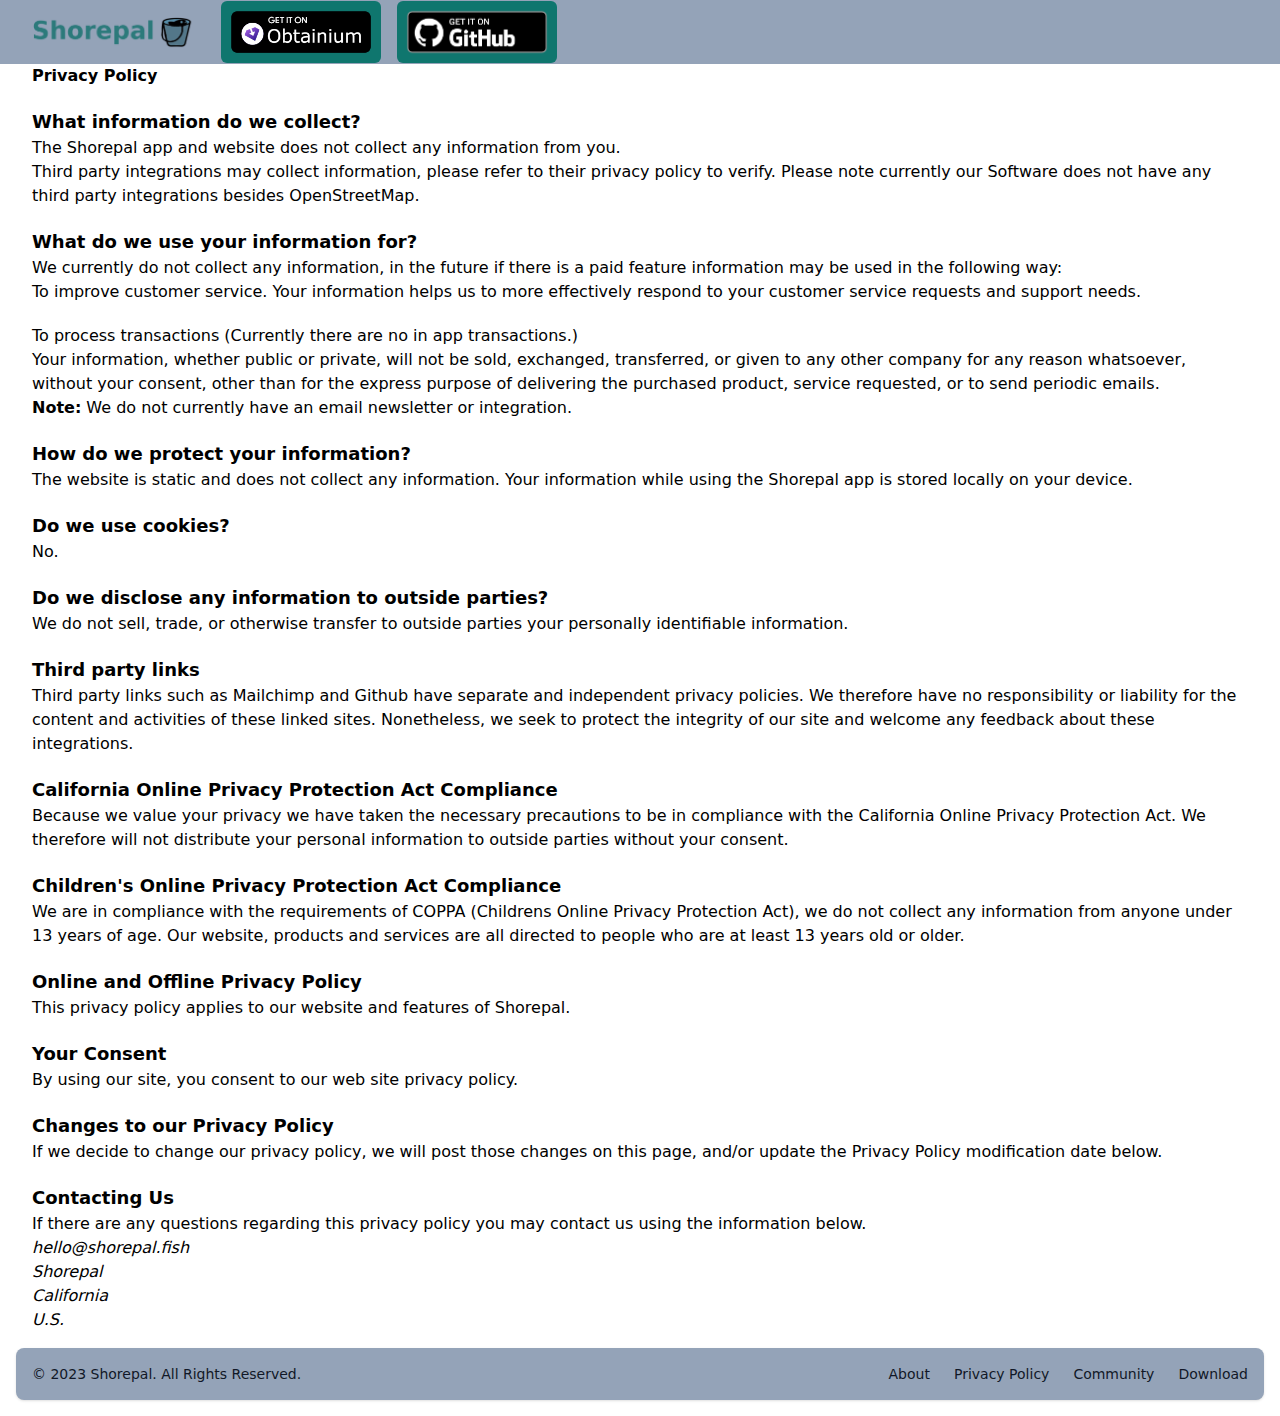
<file: privacy_policy.html>
<html>
<head>
        <link href="output.css" rel="stylesheet">	
        <meta name="viewport" content="width=device-width, initial-scale=1">
</head>
<header>
<nav class="bg-slate-400">
  <div class="mx-auto max-w-7xl px-2 sm:px-6 lg:px-8">
    <div class="relative flex h-16 items-center justify-between">
      <div class="flex flex-1 items-center justify-center sm:items-stretch sm:justify-start">
        <div class="flex flex-shrink-0 items-center">
          <img class="h-8" src="shorepal_logo.png" alt="Shorepal">
        </div>
        <div class="sm:ml-6 sm:block">
          <div class="flex space-x-4">
		  <a href="https://github.com/ImranR98/Obtainium" class="bg-teal-700 text-white rounded-md font-medium" aria-current="page"><img src="obtainium.png" height="180" width="160"></a>
                  <a href="https://github.com/B3nac/Shorepal/releases" class="bg-teal-700 text-white rounded-md" aria-current="page"><img src="badge_github.png" height="180" width="160"></a>
          </div>
        </div>
      </div>
</nav>
</header>

<body class="text-gray-950">
<div>
<form class="bg-white pt-30 mx-auto max-w-7xl px-2 sm:px-6 lg:px-8">
<h1 class="font-bold text-xl">Privacy Policy</h1>

<div class="pt-5">
<section id="privacy-information-we-collect">
    <h3 class="text-lg font-semibold pb-5">What information do we collect?</h3>
    <p class="pb-5">The Shorepal app and website does not collect any information from you.</p>
    <p>Third party integrations may collect information, please refer to their privacy policy to verify. Please note currently our Software does not have any third party integrations besides OpenStreetMap.</p>
</section>
</div>

<div class="pt-5">
<section id="privacy-information-use">
    <h3 class="text-lg font-semibold pb-5">What do we use your information for?</h3>
    <p class="pb-5">We currently do not collect any information, in the future if there is a paid feature information may be used in the following way:</p>
    <ul class="list-outside list-disc marker:text-teal-600">
        <li>To improve customer service. Your information helps us to more effectively respond to your customer service requests and support needs.</li>
        <li class="pt-5">To process transactions (Currently there are no in app transactions.)</li>
    </ul>

    <p class="pb-5">Your information, whether public or private, will not be sold, exchanged, transferred, or given to any other company for any reason whatsoever, without your consent, other than for the express purpose of delivering the purchased product, service requested, or to send periodic emails.</p>

    <p class="pb-5"><strong>Note:</strong> We do not currently have an email newsletter or integration.</p>
</section>
</div>

<div class="pt-5">
<section id="privacy-protection">
    <h3 class="text-lg font-semibold pb-5">How do we protect your information?</h3>
    <p class="pb-5">The website is static and does not collect any information. Your information while using the Shorepal app is stored locally on your device.</p>
</section>
</div>

<div class="pt-5">
<section id="privacy-cookies">
    <h3 class="text-lg font-semibold pb-5">Do we use cookies?</h3>
    <p class="pb-5">No.</p>
</section>
</div>

<div class="pt-5">
<section id="privacy-disclose-third-party">
    <h3 class="text-lg font-semibold pb-5">Do we disclose any information to outside parties?</h3>
    <p class="pb-5">We do not sell, trade, or otherwise transfer to outside parties your personally identifiable information.</p>
</section>
</div>

<div class="pt-5">
<section id="privacy-third-party-links">
    <h3 class="text-lg font-semibold pb-5">Third party links</h3>
    <p class="pb-5">Third party links such as Mailchimp and Github have separate and independent privacy policies. We therefore have no responsibility or liability for the content and activities of these linked sites. Nonetheless, we seek to protect the integrity of our site and welcome any feedback about these integrations.</p>
</section>
</div>

<div class="pt-5">
<section id="privacy-california">
    <h3 class="text-lg font-semibold pb-5">California Online Privacy Protection Act Compliance</h3>
    <p class="pb-5">Because we value your privacy we have taken the necessary precautions to be in compliance with the California Online Privacy Protection Act. We therefore will not distribute your personal information to outside parties without your consent.</p>
</section>
</div>

<div class="pt-5">
<section id="privacy-coppa-complicance">
    <h3 class="text-lg font-semibold pb-5">Children's Online Privacy Protection Act Compliance</h3>
    <p class="pb-5">We are in compliance with the requirements of COPPA (Childrens Online Privacy Protection Act), we do not collect any information from anyone under 13 years of age. Our website, products and services are all directed to people who are at least 13 years old or older.</p>
</section>
</div>

<div class="pt-5">
<section id="privacy-online">
    <h3 class="text-lg font-semibold pb-5">Online and Offline Privacy Policy</h3>
    <p class="pb-5">This privacy policy applies to our website and features of Shorepal. </p>
</section>
</div>

<div class="pt-5">
<section id="privacy-consent">
    <h3 class="text-lg font-semibold pb-5">Your Consent</h3>
    <p class="pb-5">By using our site, you consent to our web site privacy policy.</p>
</section>
</div>

<div class="pt-5">
<section id="privacy-changes">
    <h3 class="text-lg font-semibold pb-5">Changes to our Privacy Policy</h3>
    <p class="pb-5">If we decide to change our privacy policy, we will post those changes on this page, and/or update the Privacy Policy modification date below.</p>
</section>
</div>

<div class="pt-5">
<section id="privacy-contact-us">
    <h3 class="text-lg font-semibold pb-5">Contacting Us</h3>
    <p class="pb-5">If there are any questions regarding this privacy policy you may contact us using the information below.</p>
    <address class="site-address">
        <span class="email">hello@shorepal.fish</span><br/>
        <span class="name">Shorepal</span><br/>
        <span class="city-state-zip">California</span><br/>
        <span class="country">U.S.</span><br/>
    </address>
</section>
</div>
</form>
</div>
</body>

<footer class="bg-slate-400 rounded-lg shadow m-4 dark:bg-gray-800">
    <div class="w-full mx-auto max-w-screen-xl p-4 md:flex md:items-center md:justify-between">
      <span class="text-sm text-gray-900 sm:text-center dark:text-gray-400">© 2023 <a href="" class="hover:underline">Shorepal</a>. All Rights Reserved.
    </span>
    <ul class="flex flex-wrap items-center mt-3 text-sm font-medium text-gray-900 dark:text-gray-400 sm:mt-0">
        <li>
            <a href="#" class="mr-4 hover:underline md:mr-6 ">About</a>
        </li>
        <li>
            <a href="privacy_policy.html" class="mr-4 hover:underline md:mr-6">Privacy Policy</a>
        </li>
        <li>
            <a href="https://discord.gg/HNcWmU3AN8" class="mr-4 hover:underline md:mr-6">Community</a>
        </li>
	<li>
            <a href="https://github.com/B3nac/Shorepal/releases/tag/v1.0.0" class="hover:underline">Download</a>
        </li>
    </ul>
    </div>
</footer>
</html>
</file>
<file: output.css>
/*
! tailwindcss v3.3.2 | MIT License | https://tailwindcss.com
*/

/*
1. Prevent padding and border from affecting element width. (https://github.com/mozdevs/cssremedy/issues/4)
2. Allow adding a border to an element by just adding a border-width. (https://github.com/tailwindcss/tailwindcss/pull/116)
*/

*,
::before,
::after {
  box-sizing: border-box;
  /* 1 */
  border-width: 0;
  /* 2 */
  border-style: solid;
  /* 2 */
  border-color: #e5e7eb;
  /* 2 */
}

::before,
::after {
  --tw-content: '';
}

/*
1. Use a consistent sensible line-height in all browsers.
2. Prevent adjustments of font size after orientation changes in iOS.
3. Use a more readable tab size.
4. Use the user's configured `sans` font-family by default.
5. Use the user's configured `sans` font-feature-settings by default.
6. Use the user's configured `sans` font-variation-settings by default.
*/

html {
  line-height: 1.5;
  /* 1 */
  -webkit-text-size-adjust: 100%;
  /* 2 */
  -moz-tab-size: 4;
  /* 3 */
  -o-tab-size: 4;
     tab-size: 4;
  /* 3 */
  font-family: ui-sans-serif, system-ui, -apple-system, BlinkMacSystemFont, "Segoe UI", Roboto, "Helvetica Neue", Arial, "Noto Sans", sans-serif, "Apple Color Emoji", "Segoe UI Emoji", "Segoe UI Symbol", "Noto Color Emoji";
  /* 4 */
  font-feature-settings: normal;
  /* 5 */
  font-variation-settings: normal;
  /* 6 */
}

/*
1. Remove the margin in all browsers.
2. Inherit line-height from `html` so users can set them as a class directly on the `html` element.
*/

body {
  margin: 0;
  /* 1 */
  line-height: inherit;
  /* 2 */
}

/*
1. Add the correct height in Firefox.
2. Correct the inheritance of border color in Firefox. (https://bugzilla.mozilla.org/show_bug.cgi?id=190655)
3. Ensure horizontal rules are visible by default.
*/

hr {
  height: 0;
  /* 1 */
  color: inherit;
  /* 2 */
  border-top-width: 1px;
  /* 3 */
}

/*
Add the correct text decoration in Chrome, Edge, and Safari.
*/

abbr:where([title]) {
  -webkit-text-decoration: underline dotted;
          text-decoration: underline dotted;
}

/*
Remove the default font size and weight for headings.
*/

h1,
h2,
h3,
h4,
h5,
h6 {
  font-size: inherit;
  font-weight: inherit;
}

/*
Reset links to optimize for opt-in styling instead of opt-out.
*/

a {
  color: inherit;
  text-decoration: inherit;
}

/*
Add the correct font weight in Edge and Safari.
*/

b,
strong {
  font-weight: bolder;
}

/*
1. Use the user's configured `mono` font family by default.
2. Correct the odd `em` font sizing in all browsers.
*/

code,
kbd,
samp,
pre {
  font-family: ui-monospace, SFMono-Regular, Menlo, Monaco, Consolas, "Liberation Mono", "Courier New", monospace;
  /* 1 */
  font-size: 1em;
  /* 2 */
}

/*
Add the correct font size in all browsers.
*/

small {
  font-size: 80%;
}

/*
Prevent `sub` and `sup` elements from affecting the line height in all browsers.
*/

sub,
sup {
  font-size: 75%;
  line-height: 0;
  position: relative;
  vertical-align: baseline;
}

sub {
  bottom: -0.25em;
}

sup {
  top: -0.5em;
}

/*
1. Remove text indentation from table contents in Chrome and Safari. (https://bugs.chromium.org/p/chromium/issues/detail?id=999088, https://bugs.webkit.org/show_bug.cgi?id=201297)
2. Correct table border color inheritance in all Chrome and Safari. (https://bugs.chromium.org/p/chromium/issues/detail?id=935729, https://bugs.webkit.org/show_bug.cgi?id=195016)
3. Remove gaps between table borders by default.
*/

table {
  text-indent: 0;
  /* 1 */
  border-color: inherit;
  /* 2 */
  border-collapse: collapse;
  /* 3 */
}

/*
1. Change the font styles in all browsers.
2. Remove the margin in Firefox and Safari.
3. Remove default padding in all browsers.
*/

button,
input,
optgroup,
select,
textarea {
  font-family: inherit;
  /* 1 */
  font-size: 100%;
  /* 1 */
  font-weight: inherit;
  /* 1 */
  line-height: inherit;
  /* 1 */
  color: inherit;
  /* 1 */
  margin: 0;
  /* 2 */
  padding: 0;
  /* 3 */
}

/*
Remove the inheritance of text transform in Edge and Firefox.
*/

button,
select {
  text-transform: none;
}

/*
1. Correct the inability to style clickable types in iOS and Safari.
2. Remove default button styles.
*/

button,
[type='button'],
[type='reset'],
[type='submit'] {
  -webkit-appearance: button;
  /* 1 */
  background-color: transparent;
  /* 2 */
  background-image: none;
  /* 2 */
}

/*
Use the modern Firefox focus style for all focusable elements.
*/

:-moz-focusring {
  outline: auto;
}

/*
Remove the additional `:invalid` styles in Firefox. (https://github.com/mozilla/gecko-dev/blob/2f9eacd9d3d995c937b4251a5557d95d494c9be1/layout/style/res/forms.css#L728-L737)
*/

:-moz-ui-invalid {
  box-shadow: none;
}

/*
Add the correct vertical alignment in Chrome and Firefox.
*/

progress {
  vertical-align: baseline;
}

/*
Correct the cursor style of increment and decrement buttons in Safari.
*/

::-webkit-inner-spin-button,
::-webkit-outer-spin-button {
  height: auto;
}

/*
1. Correct the odd appearance in Chrome and Safari.
2. Correct the outline style in Safari.
*/

[type='search'] {
  -webkit-appearance: textfield;
  /* 1 */
  outline-offset: -2px;
  /* 2 */
}

/*
Remove the inner padding in Chrome and Safari on macOS.
*/

::-webkit-search-decoration {
  -webkit-appearance: none;
}

/*
1. Correct the inability to style clickable types in iOS and Safari.
2. Change font properties to `inherit` in Safari.
*/

::-webkit-file-upload-button {
  -webkit-appearance: button;
  /* 1 */
  font: inherit;
  /* 2 */
}

/*
Add the correct display in Chrome and Safari.
*/

summary {
  display: list-item;
}

/*
Removes the default spacing and border for appropriate elements.
*/

blockquote,
dl,
dd,
h1,
h2,
h3,
h4,
h5,
h6,
hr,
figure,
p,
pre {
  margin: 0;
}

fieldset {
  margin: 0;
  padding: 0;
}

legend {
  padding: 0;
}

ol,
ul,
menu {
  list-style: none;
  margin: 0;
  padding: 0;
}

/*
Prevent resizing textareas horizontally by default.
*/

textarea {
  resize: vertical;
}

/*
1. Reset the default placeholder opacity in Firefox. (https://github.com/tailwindlabs/tailwindcss/issues/3300)
2. Set the default placeholder color to the user's configured gray 400 color.
*/

input::-moz-placeholder, textarea::-moz-placeholder {
  opacity: 1;
  /* 1 */
  color: #9ca3af;
  /* 2 */
}

input::placeholder,
textarea::placeholder {
  opacity: 1;
  /* 1 */
  color: #9ca3af;
  /* 2 */
}

/*
Set the default cursor for buttons.
*/

button,
[role="button"] {
  cursor: pointer;
}

/*
Make sure disabled buttons don't get the pointer cursor.
*/

:disabled {
  cursor: default;
}

/*
1. Make replaced elements `display: block` by default. (https://github.com/mozdevs/cssremedy/issues/14)
2. Add `vertical-align: middle` to align replaced elements more sensibly by default. (https://github.com/jensimmons/cssremedy/issues/14#issuecomment-634934210)
   This can trigger a poorly considered lint error in some tools but is included by design.
*/

img,
svg,
video,
canvas,
audio,
iframe,
embed,
object {
  display: block;
  /* 1 */
  vertical-align: middle;
  /* 2 */
}

/*
Constrain images and videos to the parent width and preserve their intrinsic aspect ratio. (https://github.com/mozdevs/cssremedy/issues/14)
*/

img,
video {
  max-width: 100%;
  height: auto;
}

/* Make elements with the HTML hidden attribute stay hidden by default */

[hidden] {
  display: none;
}

*, ::before, ::after {
  --tw-border-spacing-x: 0;
  --tw-border-spacing-y: 0;
  --tw-translate-x: 0;
  --tw-translate-y: 0;
  --tw-rotate: 0;
  --tw-skew-x: 0;
  --tw-skew-y: 0;
  --tw-scale-x: 1;
  --tw-scale-y: 1;
  --tw-pan-x:  ;
  --tw-pan-y:  ;
  --tw-pinch-zoom:  ;
  --tw-scroll-snap-strictness: proximity;
  --tw-gradient-from-position:  ;
  --tw-gradient-via-position:  ;
  --tw-gradient-to-position:  ;
  --tw-ordinal:  ;
  --tw-slashed-zero:  ;
  --tw-numeric-figure:  ;
  --tw-numeric-spacing:  ;
  --tw-numeric-fraction:  ;
  --tw-ring-inset:  ;
  --tw-ring-offset-width: 0px;
  --tw-ring-offset-color: #fff;
  --tw-ring-color: rgb(59 130 246 / 0.5);
  --tw-ring-offset-shadow: 0 0 #0000;
  --tw-ring-shadow: 0 0 #0000;
  --tw-shadow: 0 0 #0000;
  --tw-shadow-colored: 0 0 #0000;
  --tw-blur:  ;
  --tw-brightness:  ;
  --tw-contrast:  ;
  --tw-grayscale:  ;
  --tw-hue-rotate:  ;
  --tw-invert:  ;
  --tw-saturate:  ;
  --tw-sepia:  ;
  --tw-drop-shadow:  ;
  --tw-backdrop-blur:  ;
  --tw-backdrop-brightness:  ;
  --tw-backdrop-contrast:  ;
  --tw-backdrop-grayscale:  ;
  --tw-backdrop-hue-rotate:  ;
  --tw-backdrop-invert:  ;
  --tw-backdrop-opacity:  ;
  --tw-backdrop-saturate:  ;
  --tw-backdrop-sepia:  ;
}

::backdrop {
  --tw-border-spacing-x: 0;
  --tw-border-spacing-y: 0;
  --tw-translate-x: 0;
  --tw-translate-y: 0;
  --tw-rotate: 0;
  --tw-skew-x: 0;
  --tw-skew-y: 0;
  --tw-scale-x: 1;
  --tw-scale-y: 1;
  --tw-pan-x:  ;
  --tw-pan-y:  ;
  --tw-pinch-zoom:  ;
  --tw-scroll-snap-strictness: proximity;
  --tw-gradient-from-position:  ;
  --tw-gradient-via-position:  ;
  --tw-gradient-to-position:  ;
  --tw-ordinal:  ;
  --tw-slashed-zero:  ;
  --tw-numeric-figure:  ;
  --tw-numeric-spacing:  ;
  --tw-numeric-fraction:  ;
  --tw-ring-inset:  ;
  --tw-ring-offset-width: 0px;
  --tw-ring-offset-color: #fff;
  --tw-ring-color: rgb(59 130 246 / 0.5);
  --tw-ring-offset-shadow: 0 0 #0000;
  --tw-ring-shadow: 0 0 #0000;
  --tw-shadow: 0 0 #0000;
  --tw-shadow-colored: 0 0 #0000;
  --tw-blur:  ;
  --tw-brightness:  ;
  --tw-contrast:  ;
  --tw-grayscale:  ;
  --tw-hue-rotate:  ;
  --tw-invert:  ;
  --tw-saturate:  ;
  --tw-sepia:  ;
  --tw-drop-shadow:  ;
  --tw-backdrop-blur:  ;
  --tw-backdrop-brightness:  ;
  --tw-backdrop-contrast:  ;
  --tw-backdrop-grayscale:  ;
  --tw-backdrop-hue-rotate:  ;
  --tw-backdrop-invert:  ;
  --tw-backdrop-opacity:  ;
  --tw-backdrop-saturate:  ;
  --tw-backdrop-sepia:  ;
}

.sr-only {
  position: absolute;
  width: 1px;
  height: 1px;
  padding: 0;
  margin: -1px;
  overflow: hidden;
  clip: rect(0, 0, 0, 0);
  white-space: nowrap;
  border-width: 0;
}

.absolute {
  position: absolute;
}

.relative {
  position: relative;
}

.inset-y-0 {
  top: 0px;
  bottom: 0px;
}

.left-0 {
  left: 0px;
}

.left-1 {
  left: 0.25rem;
}

.top-1 {
  top: 0.25rem;
}

.m-4 {
  margin: 1rem;
}

.mx-auto {
  margin-left: auto;
  margin-right: auto;
}

.mb-2 {
  margin-bottom: 0.5rem;
}

.mb-4 {
  margin-bottom: 1rem;
}

.mr-4 {
  margin-right: 1rem;
}

.mt-10 {
  margin-top: 2.5rem;
}

.mt-2 {
  margin-top: 0.5rem;
}

.mt-3 {
  margin-top: 0.75rem;
}

.mt-6 {
  margin-top: 1.5rem;
}

.block {
  display: block;
}

.inline {
  display: inline;
}

.flex {
  display: flex;
}

.inline-flex {
  display: inline-flex;
}

.grid {
  display: grid;
}

.hidden {
  display: none;
}

.h-16 {
  height: 4rem;
}

.h-5 {
  height: 1.25rem;
}

.h-6 {
  height: 1.5rem;
}

.h-8 {
  height: 2rem;
}

.w-5 {
  width: 1.25rem;
}

.w-6 {
  width: 1.5rem;
}

.w-\[20rem\] {
  width: 20rem;
}

.w-full {
  width: 100%;
}

.max-w-2xl {
  max-width: 42rem;
}

.max-w-7xl {
  max-width: 80rem;
}

.max-w-none {
  max-width: none;
}

.max-w-screen-xl {
  max-width: 1280px;
}

.max-w-xl {
  max-width: 36rem;
}

.max-w-xs {
  max-width: 20rem;
}

.flex-1 {
  flex: 1 1 0%;
}

.flex-shrink-0 {
  flex-shrink: 0;
}

.appearance-none {
  -webkit-appearance: none;
     -moz-appearance: none;
          appearance: none;
}

.grid-cols-1 {
  grid-template-columns: repeat(1, minmax(0, 1fr));
}

.flex-wrap {
  flex-wrap: wrap;
}

.items-center {
  align-items: center;
}

.justify-center {
  justify-content: center;
}

.justify-between {
  justify-content: space-between;
}

.gap-x-8 {
  -moz-column-gap: 2rem;
       column-gap: 2rem;
}

.gap-y-16 {
  row-gap: 4rem;
}

.space-x-4 > :not([hidden]) ~ :not([hidden]) {
  --tw-space-x-reverse: 0;
  margin-right: calc(1rem * var(--tw-space-x-reverse));
  margin-left: calc(1rem * calc(1 - var(--tw-space-x-reverse)));
}

.space-y-1 > :not([hidden]) ~ :not([hidden]) {
  --tw-space-y-reverse: 0;
  margin-top: calc(0.25rem * calc(1 - var(--tw-space-y-reverse)));
  margin-bottom: calc(0.25rem * var(--tw-space-y-reverse));
}

.space-y-8 > :not([hidden]) ~ :not([hidden]) {
  --tw-space-y-reverse: 0;
  margin-top: calc(2rem * calc(1 - var(--tw-space-y-reverse)));
  margin-bottom: calc(2rem * var(--tw-space-y-reverse));
}

.overflow-hidden {
  overflow: hidden;
}

.rounded {
  border-radius: 0.25rem;
}

.rounded-lg {
  border-radius: 0.5rem;
}

.rounded-md {
  border-radius: 0.375rem;
}

.rounded-xl {
  border-radius: 0.75rem;
}

.border {
  border-width: 1px;
}

.bg-slate-200 {
  --tw-bg-opacity: 1;
  background-color: rgb(226 232 240 / var(--tw-bg-opacity));
}

.bg-slate-400 {
  --tw-bg-opacity: 1;
  background-color: rgb(148 163 184 / var(--tw-bg-opacity));
}

.bg-teal-600 {
  --tw-bg-opacity: 1;
  background-color: rgb(13 148 136 / var(--tw-bg-opacity));
}

.bg-teal-700 {
  --tw-bg-opacity: 1;
  background-color: rgb(15 118 110 / var(--tw-bg-opacity));
}

.bg-white {
  --tw-bg-opacity: 1;
  background-color: rgb(255 255 255 / var(--tw-bg-opacity));
}

.p-2 {
  padding: 0.5rem;
}

.p-4 {
  padding: 1rem;
}

.px-2 {
  padding-left: 0.5rem;
  padding-right: 0.5rem;
}

.px-3 {
  padding-left: 0.75rem;
  padding-right: 0.75rem;
}

.px-6 {
  padding-left: 1.5rem;
  padding-right: 1.5rem;
}

.px-8 {
  padding-left: 2rem;
  padding-right: 2rem;
}

.py-2 {
  padding-top: 0.5rem;
  padding-bottom: 0.5rem;
}

.pb-3 {
  padding-bottom: 0.75rem;
}

.pb-8 {
  padding-bottom: 2rem;
}

.pl-20 {
  padding-left: 5rem;
}

.pl-9 {
  padding-left: 2.25rem;
}

.pt-10 {
  padding-top: 2.5rem;
}

.pt-2 {
  padding-top: 0.5rem;
}

.pt-5 {
  padding-top: 1.25rem;
}

.pt-6 {
  padding-top: 1.5rem;
}

.text-3xl {
  font-size: 1.875rem;
  line-height: 2.25rem;
}

.text-base {
  font-size: 1rem;
  line-height: 1.5rem;
}

.text-lg {
  font-size: 1.125rem;
  line-height: 1.75rem;
}

.text-sm {
  font-size: 0.875rem;
  line-height: 1.25rem;
}

.font-bold {
  font-weight: 700;
}

.font-medium {
  font-weight: 500;
}

.font-semibold {
  font-weight: 600;
}

.leading-7 {
  line-height: 1.75rem;
}

.leading-8 {
  line-height: 2rem;
}

.leading-tight {
  line-height: 1.25;
}

.tracking-tight {
  letter-spacing: -0.025em;
}

.text-gray-400 {
  --tw-text-opacity: 1;
  color: rgb(156 163 175 / var(--tw-text-opacity));
}

.text-gray-600 {
  --tw-text-opacity: 1;
  color: rgb(75 85 99 / var(--tw-text-opacity));
}

.text-gray-700 {
  --tw-text-opacity: 1;
  color: rgb(55 65 81 / var(--tw-text-opacity));
}

.text-gray-900 {
  --tw-text-opacity: 1;
  color: rgb(17 24 39 / var(--tw-text-opacity));
}

.text-slate-100 {
  --tw-text-opacity: 1;
  color: rgb(241 245 249 / var(--tw-text-opacity));
}

.text-teal-600 {
  --tw-text-opacity: 1;
  color: rgb(13 148 136 / var(--tw-text-opacity));
}

.text-white {
  --tw-text-opacity: 1;
  color: rgb(255 255 255 / var(--tw-text-opacity));
}

.shadow {
  --tw-shadow: 0 1px 3px 0 rgb(0 0 0 / 0.1), 0 1px 2px -1px rgb(0 0 0 / 0.1);
  --tw-shadow-colored: 0 1px 3px 0 var(--tw-shadow-color), 0 1px 2px -1px var(--tw-shadow-color);
  box-shadow: var(--tw-ring-offset-shadow, 0 0 #0000), var(--tw-ring-shadow, 0 0 #0000), var(--tw-shadow);
}

.shadow-md {
  --tw-shadow: 0 4px 6px -1px rgb(0 0 0 / 0.1), 0 2px 4px -2px rgb(0 0 0 / 0.1);
  --tw-shadow-colored: 0 4px 6px -1px var(--tw-shadow-color), 0 2px 4px -2px var(--tw-shadow-color);
  box-shadow: var(--tw-ring-offset-shadow, 0 0 #0000), var(--tw-ring-shadow, 0 0 #0000), var(--tw-shadow);
}

.shadow-xl {
  --tw-shadow: 0 20px 25px -5px rgb(0 0 0 / 0.1), 0 8px 10px -6px rgb(0 0 0 / 0.1);
  --tw-shadow-colored: 0 20px 25px -5px var(--tw-shadow-color), 0 8px 10px -6px var(--tw-shadow-color);
  box-shadow: var(--tw-ring-offset-shadow, 0 0 #0000), var(--tw-ring-shadow, 0 0 #0000), var(--tw-shadow);
}

.ring-1 {
  --tw-ring-offset-shadow: var(--tw-ring-inset) 0 0 0 var(--tw-ring-offset-width) var(--tw-ring-offset-color);
  --tw-ring-shadow: var(--tw-ring-inset) 0 0 0 calc(1px + var(--tw-ring-offset-width)) var(--tw-ring-color);
  box-shadow: var(--tw-ring-offset-shadow), var(--tw-ring-shadow), var(--tw-shadow, 0 0 #0000);
}

.ring-gray-400\/10 {
  --tw-ring-color: rgb(156 163 175 / 0.1);
}

.hover\:bg-gray-700:hover {
  --tw-bg-opacity: 1;
  background-color: rgb(55 65 81 / var(--tw-bg-opacity));
}

.hover\:text-white:hover {
  --tw-text-opacity: 1;
  color: rgb(255 255 255 / var(--tw-text-opacity));
}

.hover\:underline:hover {
  text-decoration-line: underline;
}

.focus\:outline-none:focus {
  outline: 2px solid transparent;
  outline-offset: 2px;
}

.focus\:ring-2:focus {
  --tw-ring-offset-shadow: var(--tw-ring-inset) 0 0 0 var(--tw-ring-offset-width) var(--tw-ring-offset-color);
  --tw-ring-shadow: var(--tw-ring-inset) 0 0 0 calc(2px + var(--tw-ring-offset-width)) var(--tw-ring-color);
  box-shadow: var(--tw-ring-offset-shadow), var(--tw-ring-shadow), var(--tw-shadow, 0 0 #0000);
}

.focus\:ring-inset:focus {
  --tw-ring-inset: inset;
}

.focus\:ring-white:focus {
  --tw-ring-opacity: 1;
  --tw-ring-color: rgb(255 255 255 / var(--tw-ring-opacity));
}

@media (prefers-color-scheme: dark) {
  .dark\:bg-gray-800 {
    --tw-bg-opacity: 1;
    background-color: rgb(31 41 55 / var(--tw-bg-opacity));
  }

  .dark\:text-gray-400 {
    --tw-text-opacity: 1;
    color: rgb(156 163 175 / var(--tw-text-opacity));
  }
}

@media (min-width: 640px) {
  .sm\:ml-6 {
    margin-left: 1.5rem;
  }

  .sm\:mt-0 {
    margin-top: 0px;
  }

  .sm\:block {
    display: block;
  }

  .sm\:hidden {
    display: none;
  }

  .sm\:items-stretch {
    align-items: stretch;
  }

  .sm\:justify-start {
    justify-content: flex-start;
  }

  .sm\:gap-y-20 {
    row-gap: 5rem;
  }

  .sm\:px-6 {
    padding-left: 1.5rem;
    padding-right: 1.5rem;
  }

  .sm\:text-center {
    text-align: center;
  }

  .sm\:text-4xl {
    font-size: 2.25rem;
    line-height: 2.5rem;
  }
}

@media (min-width: 768px) {
  .md\:-ml-2 {
    margin-left: -0.5rem;
  }

  .md\:mr-6 {
    margin-right: 1.5rem;
  }

  .md\:flex {
    display: flex;
  }

  .md\:items-center {
    align-items: center;
  }

  .md\:justify-between {
    justify-content: space-between;
  }
}

@media (min-width: 1024px) {
  .lg\:mx-0 {
    margin-left: 0px;
    margin-right: 0px;
  }

  .lg\:-ml-0 {
    margin-left: -0px;
  }

  .lg\:max-w-lg {
    max-width: 32rem;
  }

  .lg\:max-w-none {
    max-width: none;
  }

  .lg\:grid-cols-2 {
    grid-template-columns: repeat(2, minmax(0, 1fr));
  }

  .lg\:px-8 {
    padding-left: 2rem;
    padding-right: 2rem;
  }

  .lg\:pr-8 {
    padding-right: 2rem;
  }

  .lg\:pt-4 {
    padding-top: 1rem;
  }
}
</file>
